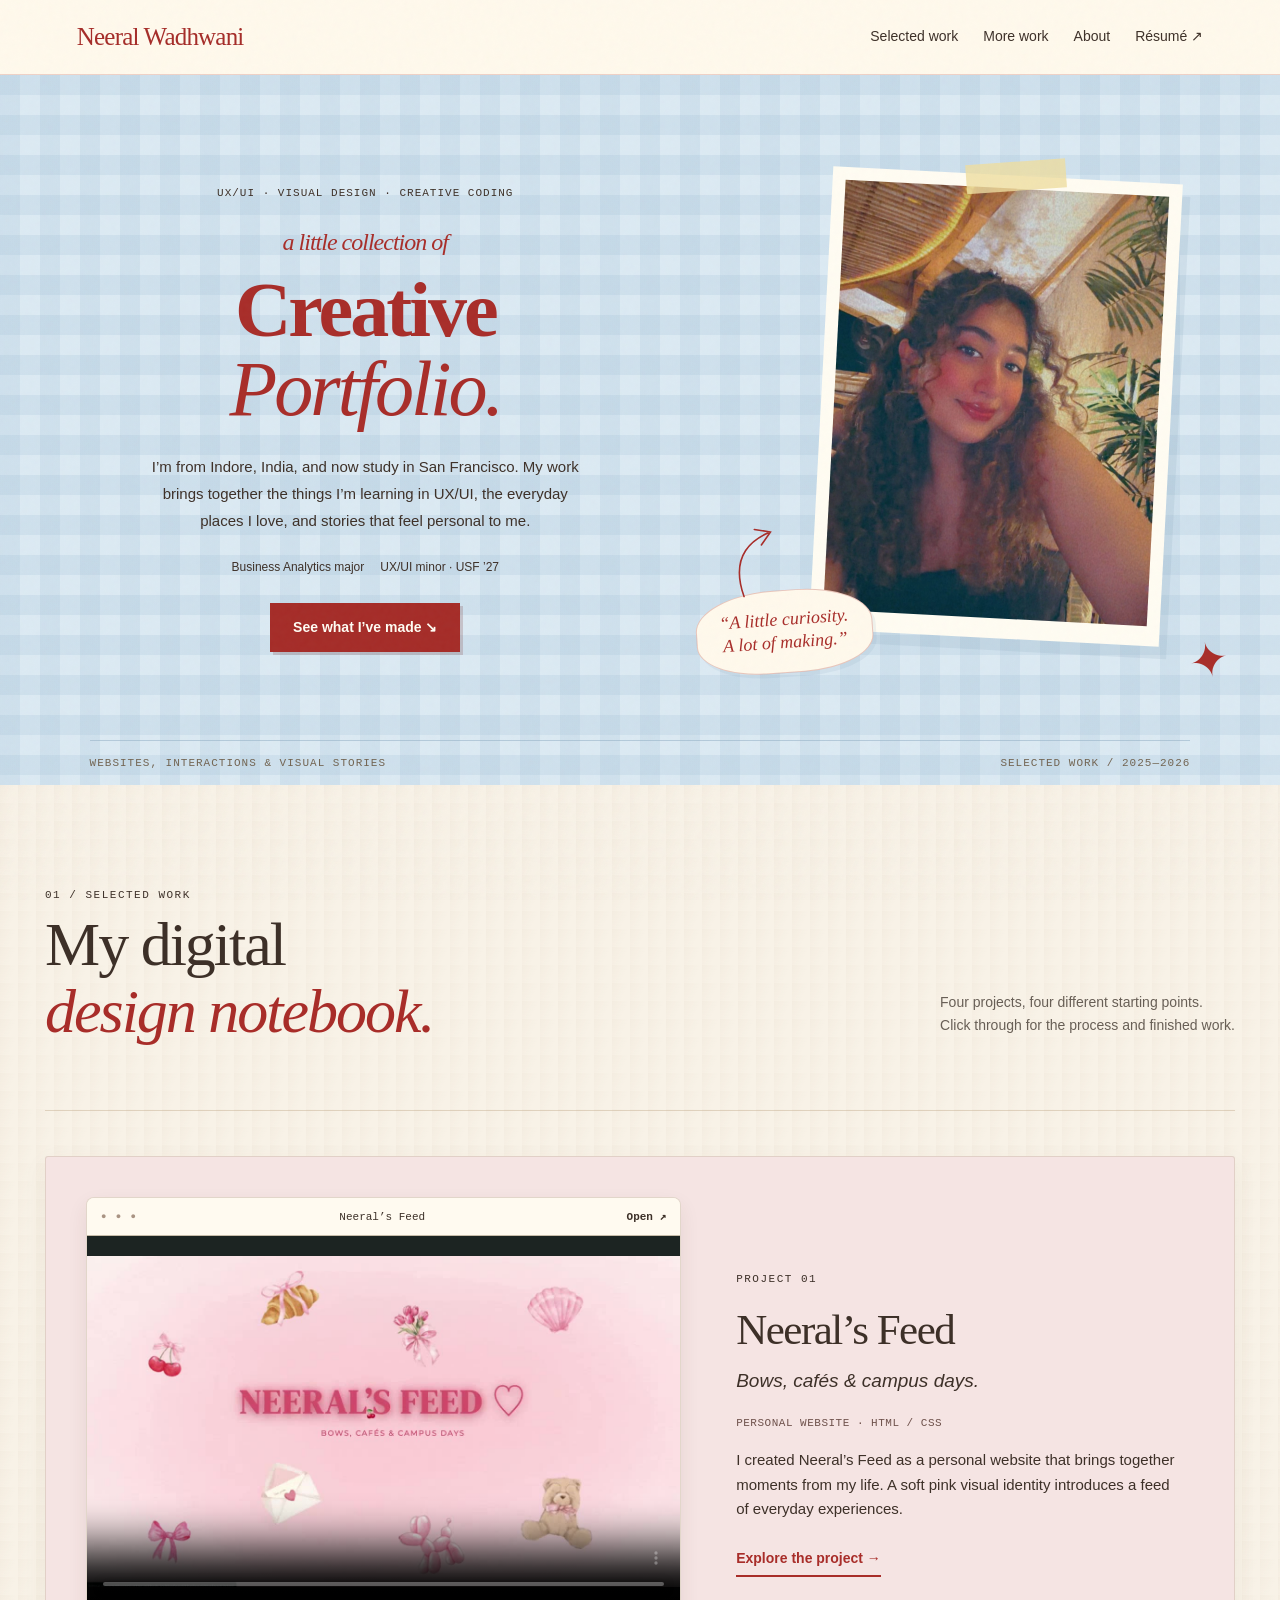
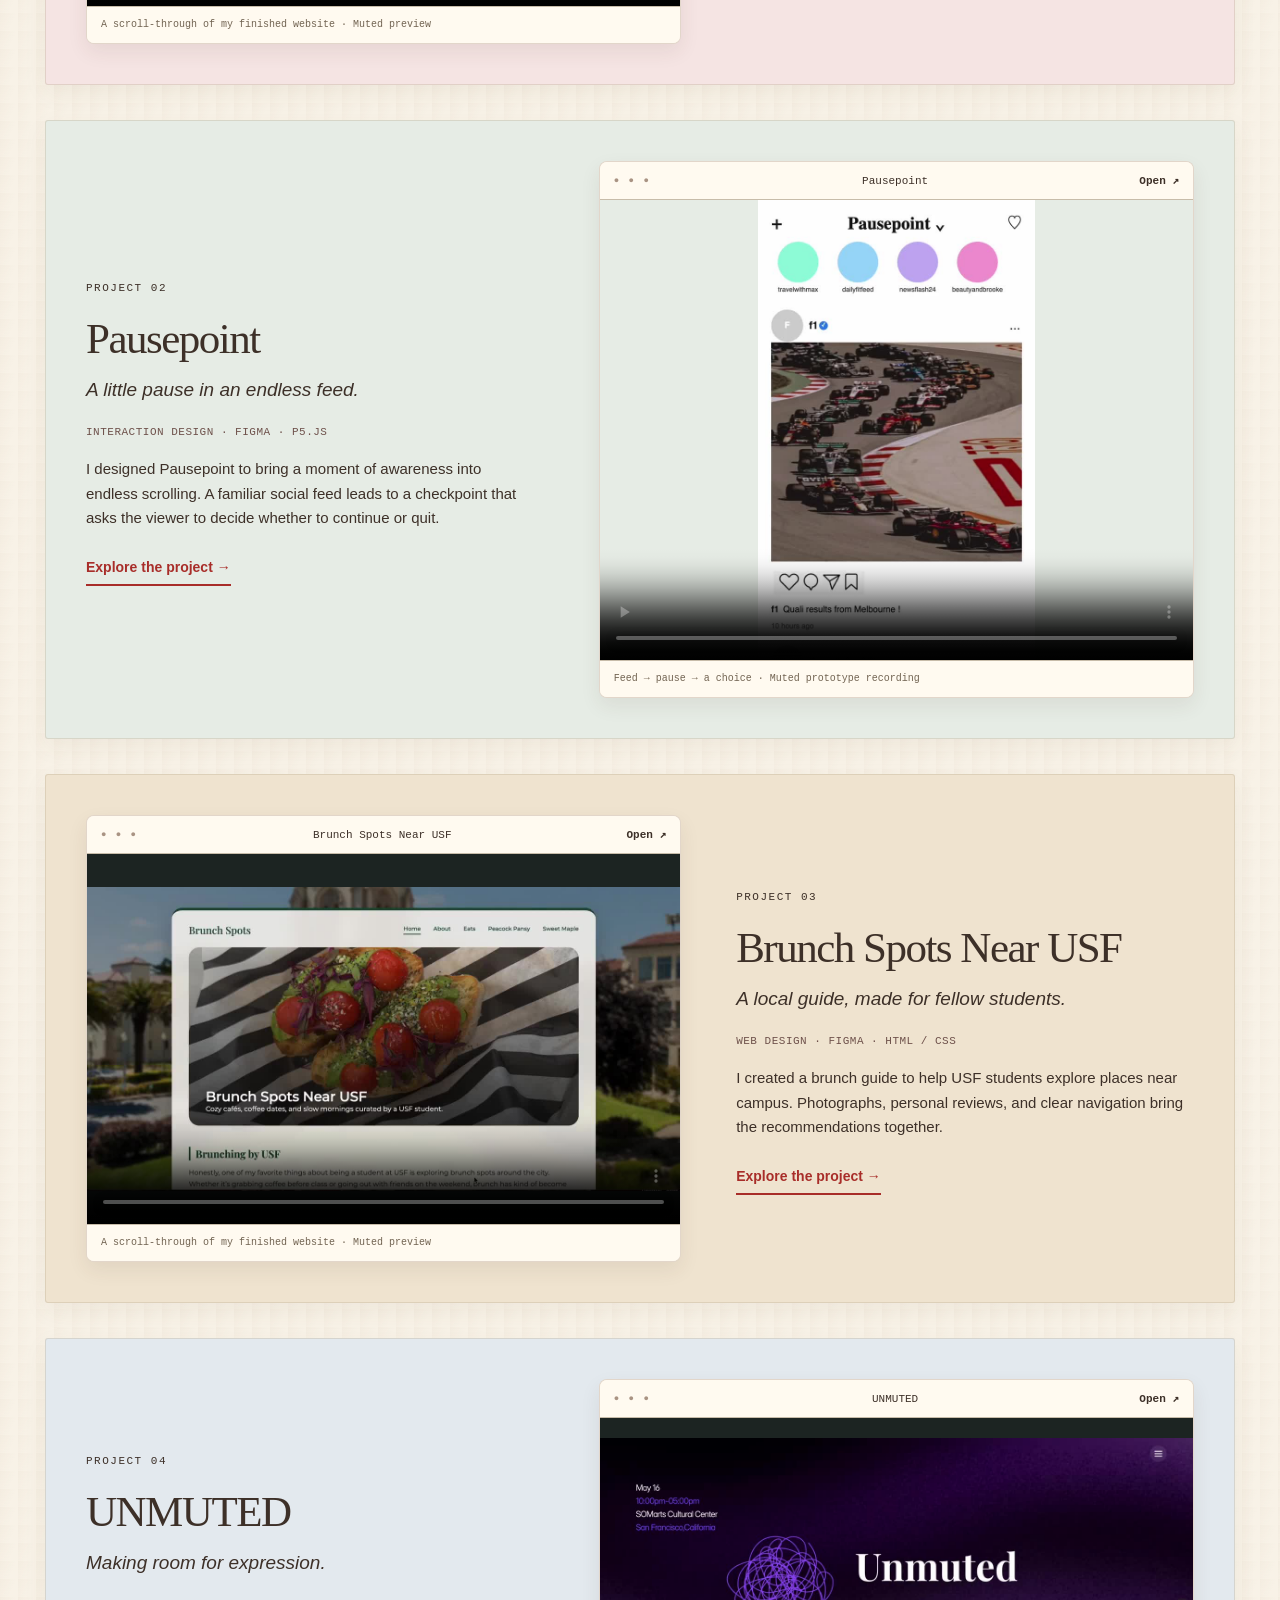
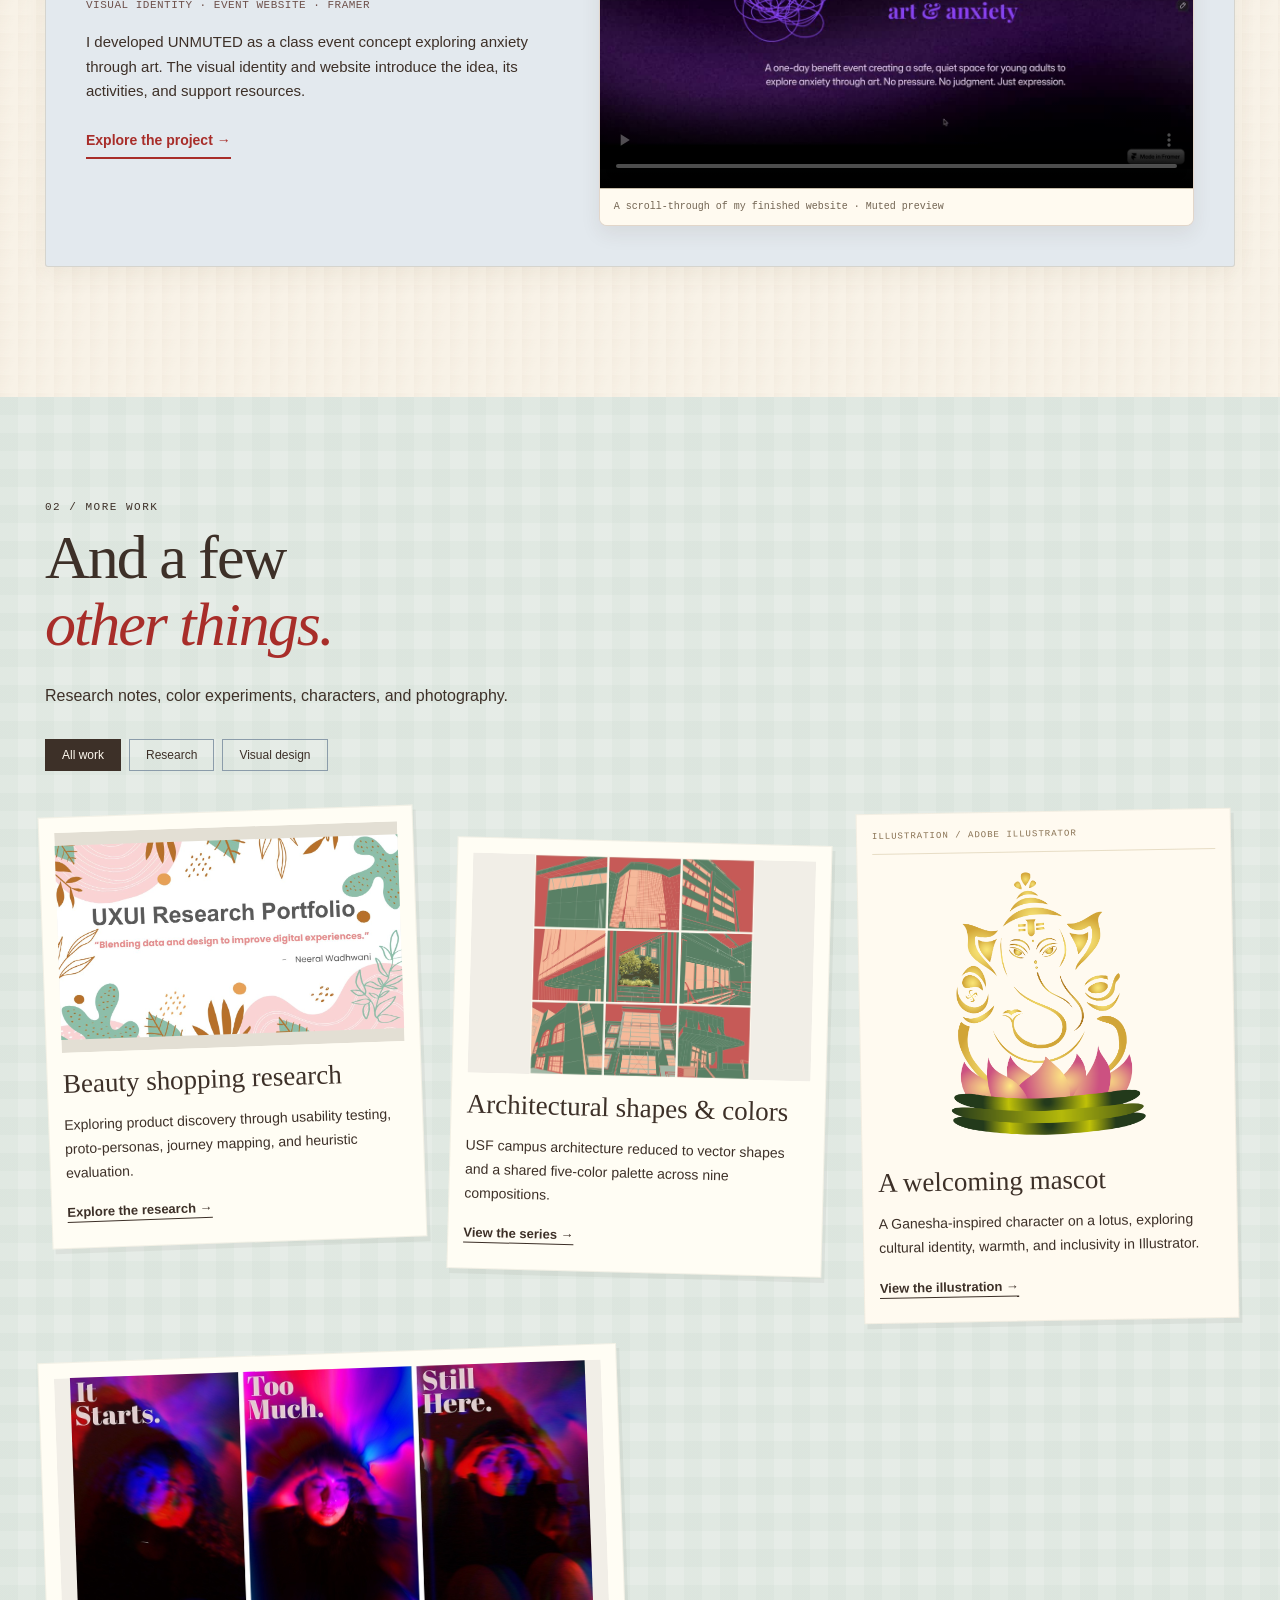
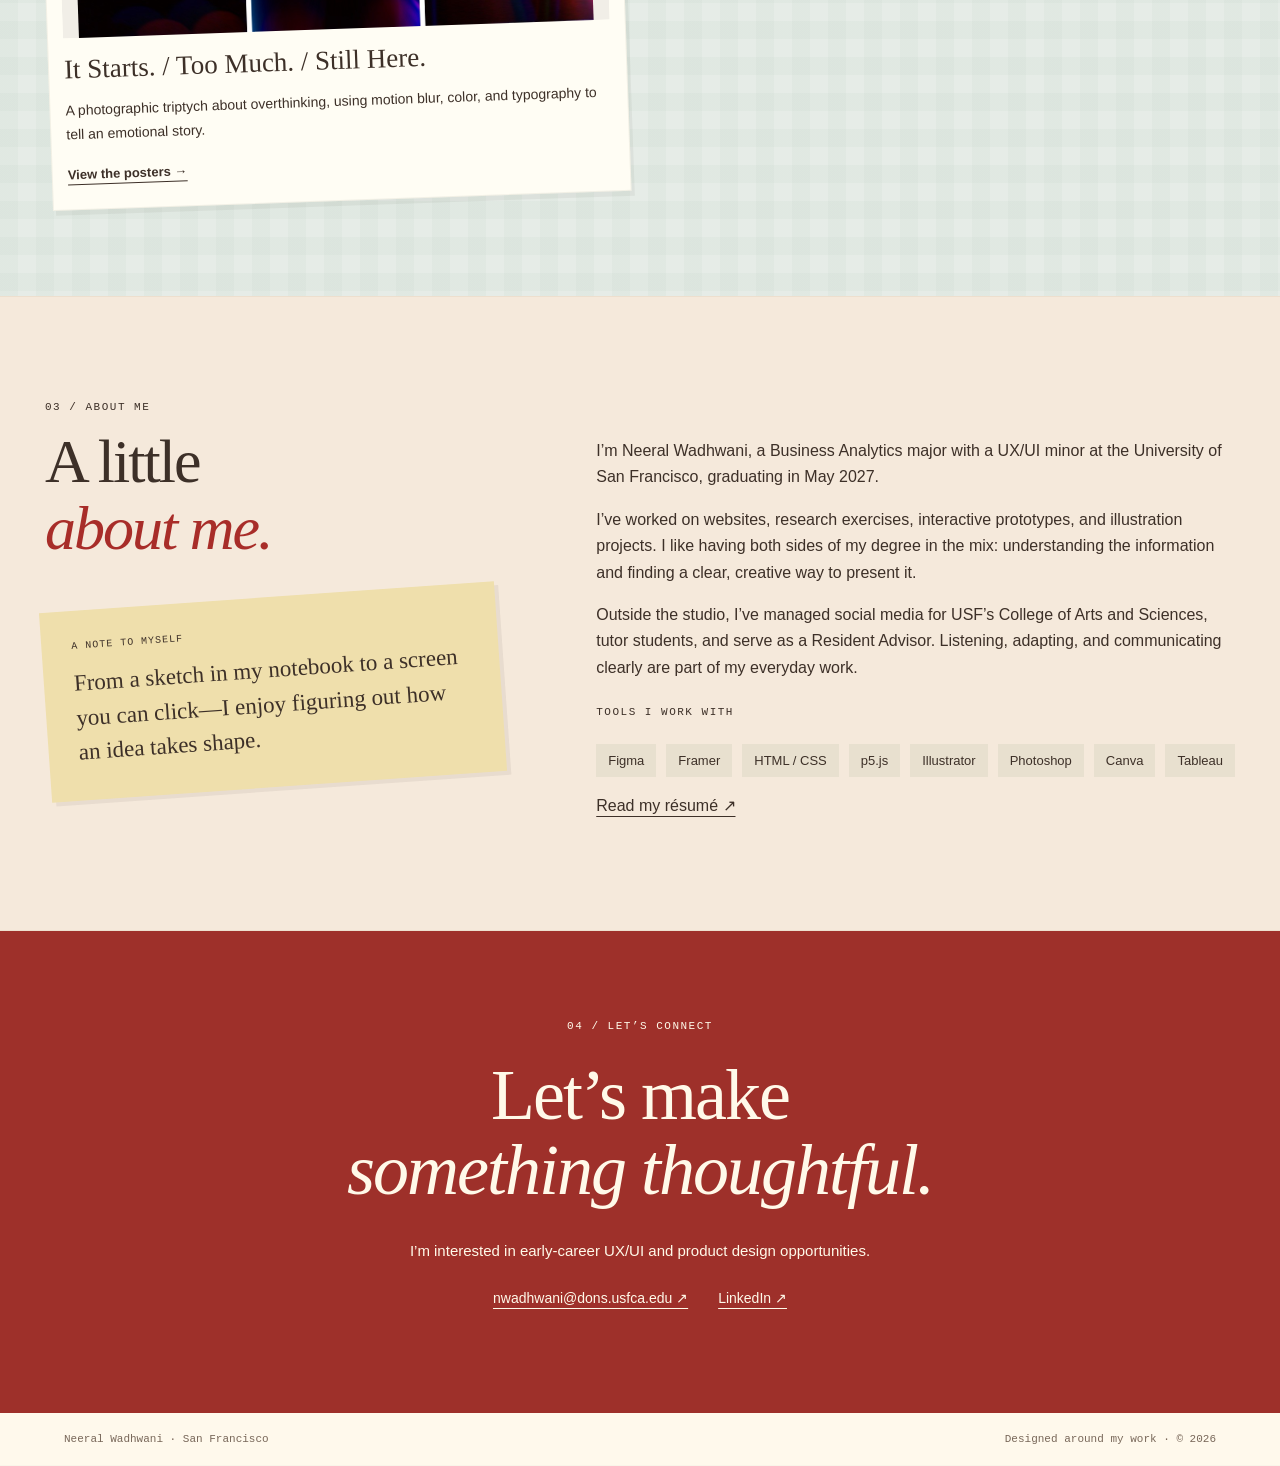
<file: index.html>
<!doctype html><html lang="en"><head><meta charset="utf-8"><meta name="viewport" content="width=device-width,initial-scale=1"><title>neeral_portfolio</title><meta name="description" content="Neeral Wadhwani’s UX/UI, interaction, and visual design portfolio. Business Analytics major and UX/UI minor at the University of San Francisco."><link rel="stylesheet" href="style.css"></head><body><nav><a class="logo" href="index.html">Neeral Wadhwani</a><div class="links"><a href="index.html#work">Selected work</a><a href="index.html#more">More work</a><a href="index.html#about">About</a><a href="assets/Neeral_Wadhwani_Resume.pdf" target="_blank">Résumé ↗</a></div></nav><main><header class="hero personal-hero cute-hero check"><div class="hero-title"><span class="eyebrow">UX/UI · Visual design · Creative coding</span><h1><span class="cover-small">a little collection of</span>Creative<br><i>Portfolio.</i></h1><p>I’m from Indore, India, and now study in San Francisco. My work brings together the things I’m learning in UX/UI, the everyday places I love, and stories that feel personal to me.</p><div class="identity"><span>Business Analytics major</span><span>UX/UI minor · USF ’27</span></div><a class="btn" href="#work">See what I’ve made ↘</a></div><span class="cover-star" aria-hidden="true">✦</span><div class="intro-pictures"><div class="quote-cloud">“A little curiosity.<br>A lot of making.”</div><svg class="photo-arrow" viewBox="0 0 160 110" aria-hidden="true"><path d="M10 15Q100 0 120 80M100 64l21 21 10-29" stroke="currentColor" stroke-width="3" fill="none" stroke-linecap="round"/></svg><figure class="portrait-intro"><div class="portrait-frame"><img src="assets/portrait.jpg" alt="Neeral Wadhwani"></div></figure></div><div class="hero-bottom"><span>Websites, interactions & visual stories</span><span>Selected work / 2025—2026</span></div></header><section class="section" id="work"><div class="introline"><div><span class="eyebrow">01 / Selected work</span><h2>My digital<br><i>design notebook.</i></h2></div><p class="muted">Four projects, four different starting points.<br>Click through for the process and finished work.</p></div><article class="project project-0"><div class="web-preview" data-preview="feed"><div class="browser-bar"><span class="browser-dots" aria-hidden="true">● ● ●</span><span>Neeral’s Feed</span><a href="https://nwadhwani-star.github.io/thefeed/index.html" target="_blank" rel="noopener" aria-label="Open Neeral’s Feed in a new tab">Open ↗</a></div><div class="web-stage"><video autoplay loop muted playsinline controls preload="metadata" poster="assets/feed-video-poster.jpg"><source src="assets/feed-preview.mp4" type="video/mp4"></video></div><div class="preview-footer">A scroll-through of my finished website · Muted preview</div></div><div><span class="eyebrow">PROJECT 01</span><h3>Neeral’s Feed</h3><p><em>Bows, cafés & campus days.</em></p><div class="tags">Personal website · HTML / CSS</div><p>I created Neeral’s Feed as a personal website that brings together moments from my life. A soft pink visual identity introduces a feed of everyday experiences.</p><a href="feed.html">Explore the project →</a></div></article><article class="project project-1"><div class="web-preview pausepoint-preview" data-preview="pausepoint"><div class="browser-bar"><span class="browser-dots" aria-hidden="true">● ● ●</span><span>Pausepoint</span><a href="https://editor.p5js.org/nwadhwani/sketches/CSknTeZH5" target="_blank" rel="noopener">Open ↗</a></div><div class="web-stage"><video autoplay loop muted playsinline controls preload="metadata" poster="assets/pausepoint-video-poster.jpg" aria-label="Pausepoint interaction recording"><source src="assets/pausepoint-preview.mp4" type="video/mp4"></video></div><div class="preview-footer">Feed → pause → a choice · Muted prototype recording</div></div><div><span class="eyebrow">PROJECT 02</span><h3>Pausepoint</h3><p><em>A little pause in an endless feed.</em></p><div class="tags">Interaction design · Figma · p5.js</div><p>I designed Pausepoint to bring a moment of awareness into endless scrolling. A familiar social feed leads to a checkpoint that asks the viewer to decide whether to continue or quit.</p><a href="pausepoint.html">Explore the project →</a></div></article><article class="project project-2"><div class="web-preview" data-preview="brunch"><div class="browser-bar"><span class="browser-dots" aria-hidden="true">● ● ●</span><span>Brunch Spots Near USF</span><a href="https://nwadhwani-star.github.io/thebrunch/index.html" target="_blank" rel="noopener" aria-label="Open Brunch Spots Near USF in a new tab">Open ↗</a></div><div class="web-stage"><video autoplay loop controls muted playsinline preload="metadata" poster="assets/brunch-video-poster.jpg"><source src="assets/brunch-preview.mp4" type="video/mp4">Your browser cannot play this video. <a href="assets/brunch-preview.mp4">Open the recording</a>.</video></div><div class="preview-footer">A scroll-through of my finished website · Muted preview</div></div><div><span class="eyebrow">PROJECT 03</span><h3>Brunch Spots Near USF</h3><p><em>A local guide, made for fellow students.</em></p><div class="tags">Web design · Figma · HTML / CSS</div><p>I created a brunch guide to help USF students explore places near campus. Photographs, personal reviews, and clear navigation bring the recommendations together.</p><a href="brunch.html">Explore the project →</a></div></article><article class="project project-3"><div class="web-preview" data-preview="unmuted"><div class="browser-bar"><span class="browser-dots" aria-hidden="true">● ● ●</span><span>UNMUTED</span><a href="https://reliable-gift-804697.framer.app/" target="_blank" rel="noopener" aria-label="Open UNMUTED in a new tab">Open ↗</a></div><div class="web-stage"><video autoplay loop muted playsinline controls preload="metadata" poster="assets/unmuted-video-poster.jpg"><source src="assets/unmuted-preview.mp4" type="video/mp4"></video></div><div class="preview-footer">A scroll-through of my finished website · Muted preview</div></div><div><span class="eyebrow">PROJECT 04</span><h3>UNMUTED</h3><p><em>Making room for expression.</em></p><div class="tags">Visual identity · Event website · Framer</div><p>I developed UNMUTED as a class event concept exploring anxiety through art. The visual identity and website introduce the idea, its activities, and support resources.</p><a href="unmuted.html">Explore the project →</a></div></article></section><div class="more" id="more"><section class="section"><span class="eyebrow">02 / More work</span><h2>And a few<br><i>other things.</i></h2><p>Research notes, color experiments, characters, and photography.</p><div class="gallery-tools" role="group" aria-label="Filter additional work"><button class="active" data-filter="all">All work</button><button data-filter="research">Research</button><button data-filter="visual">Visual design</button></div><div class="grid" id="work-gallery"><article class="work" data-category="research"><img src="assets/slides/1.jpg" alt="Beauty shopping research" loading="lazy"><h3>Beauty shopping research</h3><p>Exploring product discovery through usability testing, proto-personas, journey mapping, and heuristic evaluation.</p><a href="research.html">Explore the research →</a></article><article class="work" data-category="visual"><img src="assets/architecture-grid.jpg" alt="Architectural shapes & colors" loading="lazy"><h3>Architectural shapes & colors</h3><p>USF campus architecture reduced to vector shapes and a shared five-color palette across nine compositions.</p><a href="architecture.html">View the series →</a></article><article class="work" data-category="visual"><img src="assets/mascot-large.png" alt="A welcoming mascot" loading="lazy"><h3>A welcoming mascot</h3><p>A Ganesha-inspired character on a lotus, exploring cultural identity, warmth, and inclusivity in Illustrator.</p><a href="mascot.html">View the illustration →</a></article><article class="work" data-category="visual"><img src="assets/triptych.jpg" alt="It Starts. / Too Much. / Still Here." loading="lazy"><h3>It Starts. / Too Much. / Still Here.</h3><p>A photographic triptych about overthinking, using motion blur, color, and typography to tell an emotional story.</p><a href="posters.html">View the posters →</a></article></div></section></div><section class="section about" id="about"><div><span class="eyebrow">03 / About me</span><h2>A little<br><i>about me.</i></h2><div class="note">From a sketch in my notebook to a screen you can click—I enjoy figuring out how an idea takes shape.</div></div><div><p>I’m Neeral Wadhwani, a Business Analytics major with a UX/UI minor at the University of San Francisco, graduating in May 2027.</p><p>I’ve worked on websites, research exercises, interactive prototypes, and illustration projects. I like having both sides of my degree in the mix: understanding the information and finding a clear, creative way to present it.</p><p>Outside the studio, I’ve managed social media for USF’s College of Arts and Sciences, tutor students, and serve as a Resident Advisor. Listening, adapting, and communicating clearly are part of my everyday work.</p><span class="eyebrow">Tools I work with</span><div class="skills"><span>Figma</span><span>Framer</span><span>HTML / CSS</span><span>p5.js</span><span>Illustrator</span><span>Photoshop</span><span>Canva</span><span>Tableau</span></div><p><a href="assets/Neeral_Wadhwani_Resume.pdf" target="_blank">Read my résumé ↗</a></p></div></section><section class="contact" id="contact"><span class="eyebrow">04 / Let’s connect</span><h2>Let’s make<br><i>something thoughtful.</i></h2><p>I’m interested in early-career UX/UI and product design opportunities.</p><a href="mailto:nwadhwani@dons.usfca.edu">nwadhwani@dons.usfca.edu ↗</a><a href="https://www.linkedin.com/in/neeralwadhwani" target="_blank" rel="noopener">LinkedIn ↗</a></section></main><footer><span>Neeral Wadhwani · San Francisco</span><span>Designed around my work · © 2026</span></footer><script src="portfolio.js"></script></body></html>
</file>
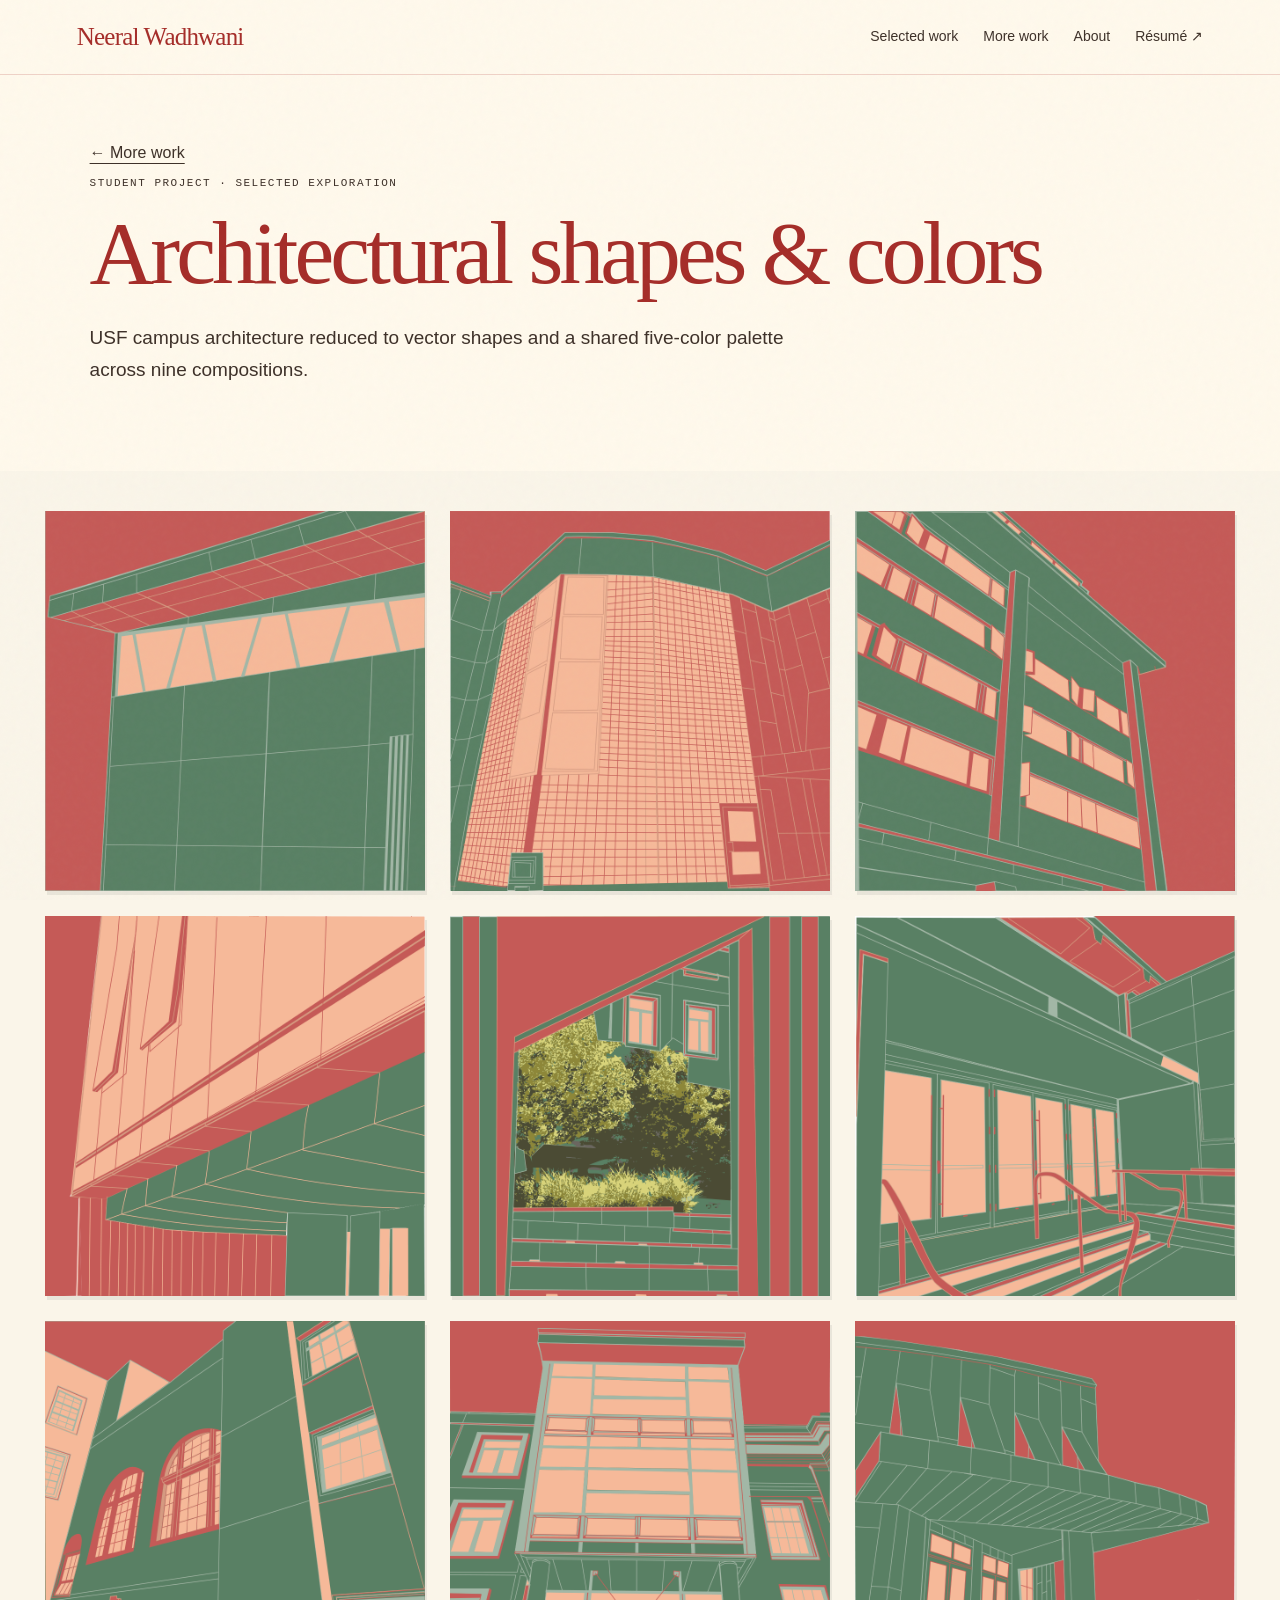
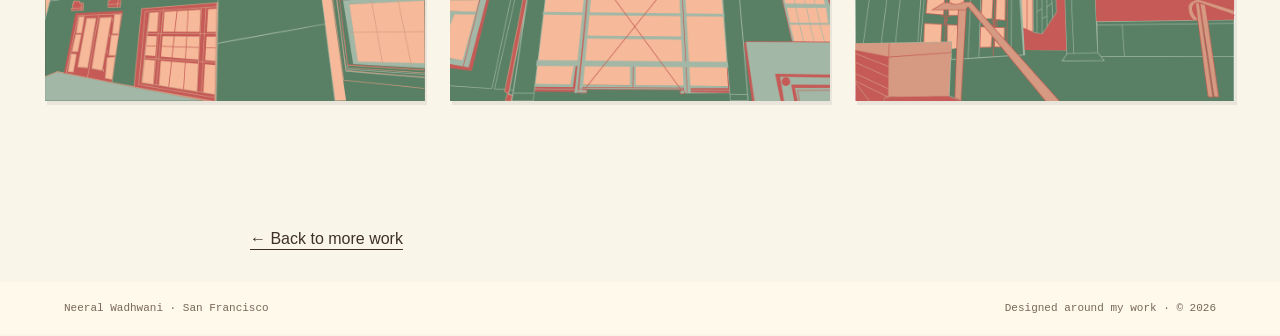
<file: architecture.html>
<!doctype html><html lang="en"><head><meta charset="utf-8"><meta name="viewport" content="width=device-width,initial-scale=1"><title>Architectural shapes & colors — Neeral Wadhwani</title><meta name="description" content="Neeral Wadhwani’s UX/UI, interaction, and visual design portfolio. Business Analytics major and UX/UI minor at the University of San Francisco."><link rel="stylesheet" href="style.css"></head><body><nav><a class="logo" href="index.html">Neeral Wadhwani</a><div class="links"><a href="index.html#work">Selected work</a><a href="index.html#more">More work</a><a href="index.html#about">About</a><a href="assets/Neeral_Wadhwani_Resume.pdf" target="_blank">Résumé ↗</a></div></nav><main><header class="detailhead"><a href="index.html#more">← More work</a><p class="eyebrow">Student project · Selected exploration</p><h1>Architectural shapes & colors</h1><p>USF campus architecture reduced to vector shapes and a shared five-color palette across nine compositions.</p></header><div class="section gallery"><img src="assets/architecture0.png" alt="Architectural vector composition 1"><img src="assets/architecture1.png" alt="Architectural vector composition 2"><img src="assets/architecture2.png" alt="Architectural vector composition 3"><img src="assets/architecture3.png" alt="Architectural vector composition 4"><img src="assets/architecture4.png" alt="Architectural vector composition 5"><img src="assets/architecture5.png" alt="Architectural vector composition 6"><img src="assets/architecture6.png" alt="Architectural vector composition 7"><img src="assets/architecture7.png" alt="Architectural vector composition 8"><img src="assets/architecture8.png" alt="Architectural vector composition 9"></div><section class="textblock"><a href="index.html#more">← Back to more work</a></section></main><footer><span>Neeral Wadhwani · San Francisco</span><span>Designed around my work · © 2026</span></footer></body></html>
</file>
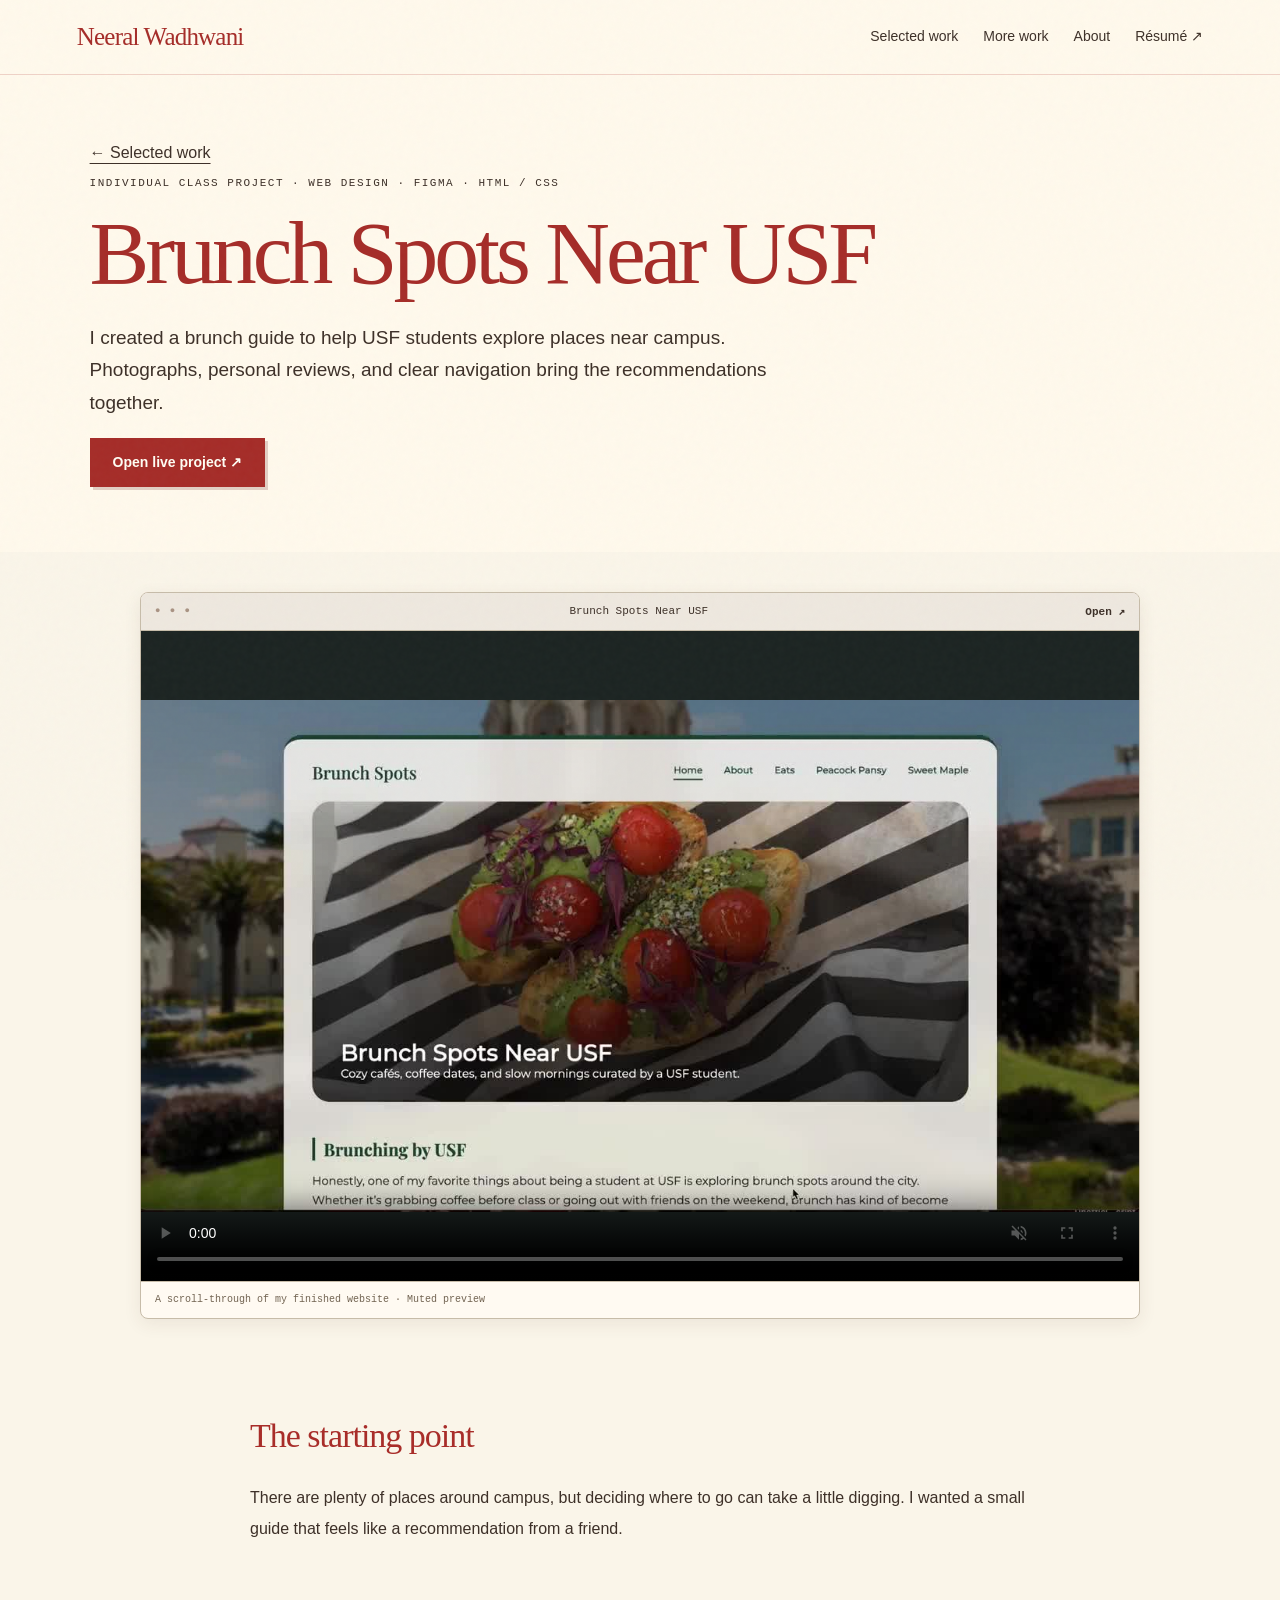
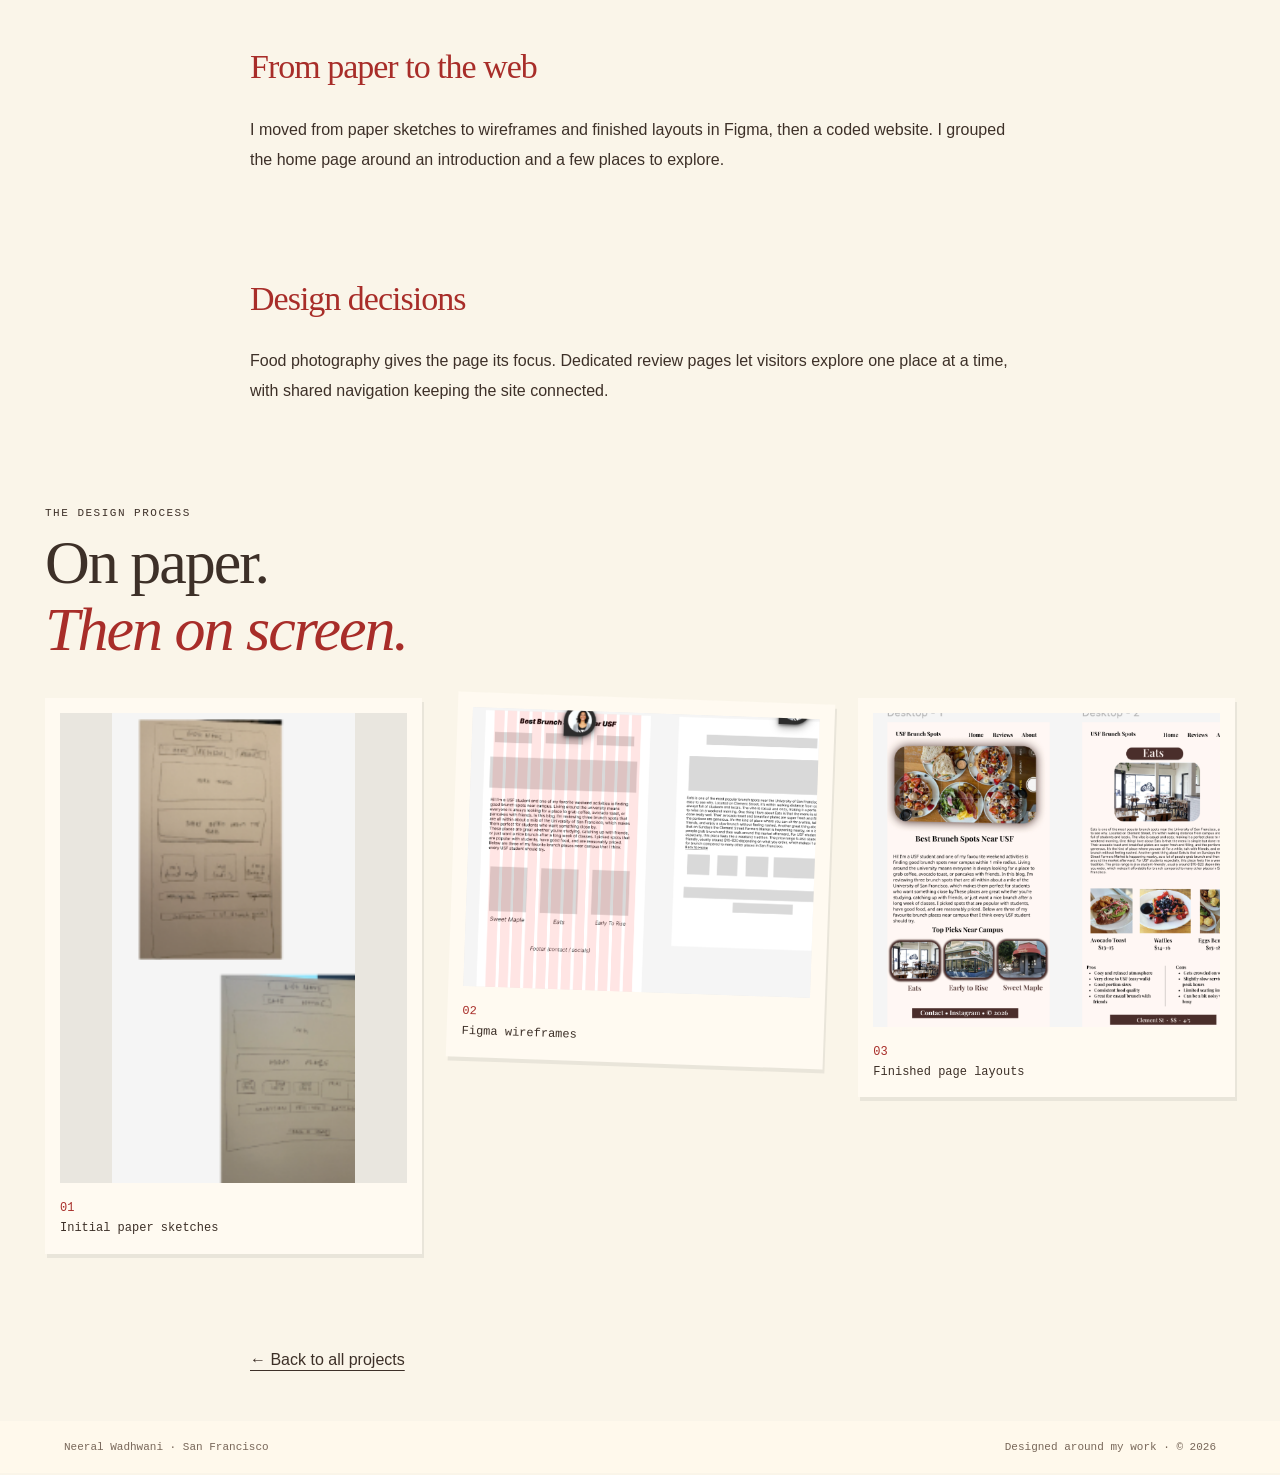
<file: brunch.html>
<!doctype html><html lang="en"><head><meta charset="utf-8"><meta name="viewport" content="width=device-width,initial-scale=1"><title>Brunch Spots Near USF — Neeral Wadhwani</title><meta name="description" content="Neeral Wadhwani’s UX/UI, interaction, and visual design portfolio. Business Analytics major and UX/UI minor at the University of San Francisco."><link rel="stylesheet" href="style.css"></head><body><nav><a class="logo" href="index.html">Neeral Wadhwani</a><div class="links"><a href="index.html#work">Selected work</a><a href="index.html#more">More work</a><a href="index.html#about">About</a><a href="assets/Neeral_Wadhwani_Resume.pdf" target="_blank">Résumé ↗</a></div></nav><main><header class="detailhead"><a href="index.html#work">← Selected work</a><p class="eyebrow">Individual class project · Web design · Figma · HTML / CSS</p><h1>Brunch Spots Near USF</h1><p>I created a brunch guide to help USF students explore places near campus. Photographs, personal reviews, and clear navigation bring the recommendations together.</p><a class="btn" href="https://nwadhwani-star.github.io/thebrunch/index.html" target="_blank" rel="noopener">Open live project ↗</a></header><section class="live-detail"><div class="web-preview" data-preview="brunch"><div class="browser-bar"><span class="browser-dots" aria-hidden="true">● ● ●</span><span>Brunch Spots Near USF</span><a href="https://nwadhwani-star.github.io/thebrunch/index.html" target="_blank" rel="noopener" aria-label="Open Brunch Spots Near USF in a new tab">Open ↗</a></div><div class="web-stage"><video autoplay loop controls muted playsinline preload="metadata" poster="assets/brunch-video-poster.jpg"><source src="assets/brunch-preview.mp4" type="video/mp4">Your browser cannot play this video. <a href="assets/brunch-preview.mp4">Open the recording</a>.</video></div><div class="preview-footer">A scroll-through of my finished website · Muted preview</div></div></section><section class="textblock"><h2>The starting point</h2><p>There are plenty of places around campus, but deciding where to go can take a little digging. I wanted a small guide that feels like a recommendation from a friend.</p></section><section class="textblock"><h2>From paper to the web</h2><p>I moved from paper sketches to wireframes and finished layouts in Figma, then a coded website. I grouped the home page around an introduction and a few places to explore.</p></section><section class="textblock"><h2>Design decisions</h2><p>Food photography gives the page its focus. Dedicated review pages let visitors explore one place at a time, with shared navigation keeping the site connected.</p></section><section class="section process"><span class="eyebrow">The design process</span><h2>On paper.<br><i>Then on screen.</i></h2><div class="process-grid"><figure><img src="assets/brunch-sketches.png" alt="Initial paper sketches" loading="lazy"><figcaption><span>01</span> Initial paper sketches</figcaption></figure><figure><img src="assets/brunch-wireframes.png" alt="Figma wireframes" loading="lazy"><figcaption><span>02</span> Figma wireframes</figcaption></figure><figure><img src="assets/brunch.png" alt="Finished page layouts" loading="lazy"><figcaption><span>03</span> Finished page layouts</figcaption></figure></div></section><section class="textblock"><p><a href="index.html#work">← Back to all projects</a></p></section></main><footer><span>Neeral Wadhwani · San Francisco</span><span>Designed around my work · © 2026</span></footer><script src="portfolio.js"></script></body></html>
</file>
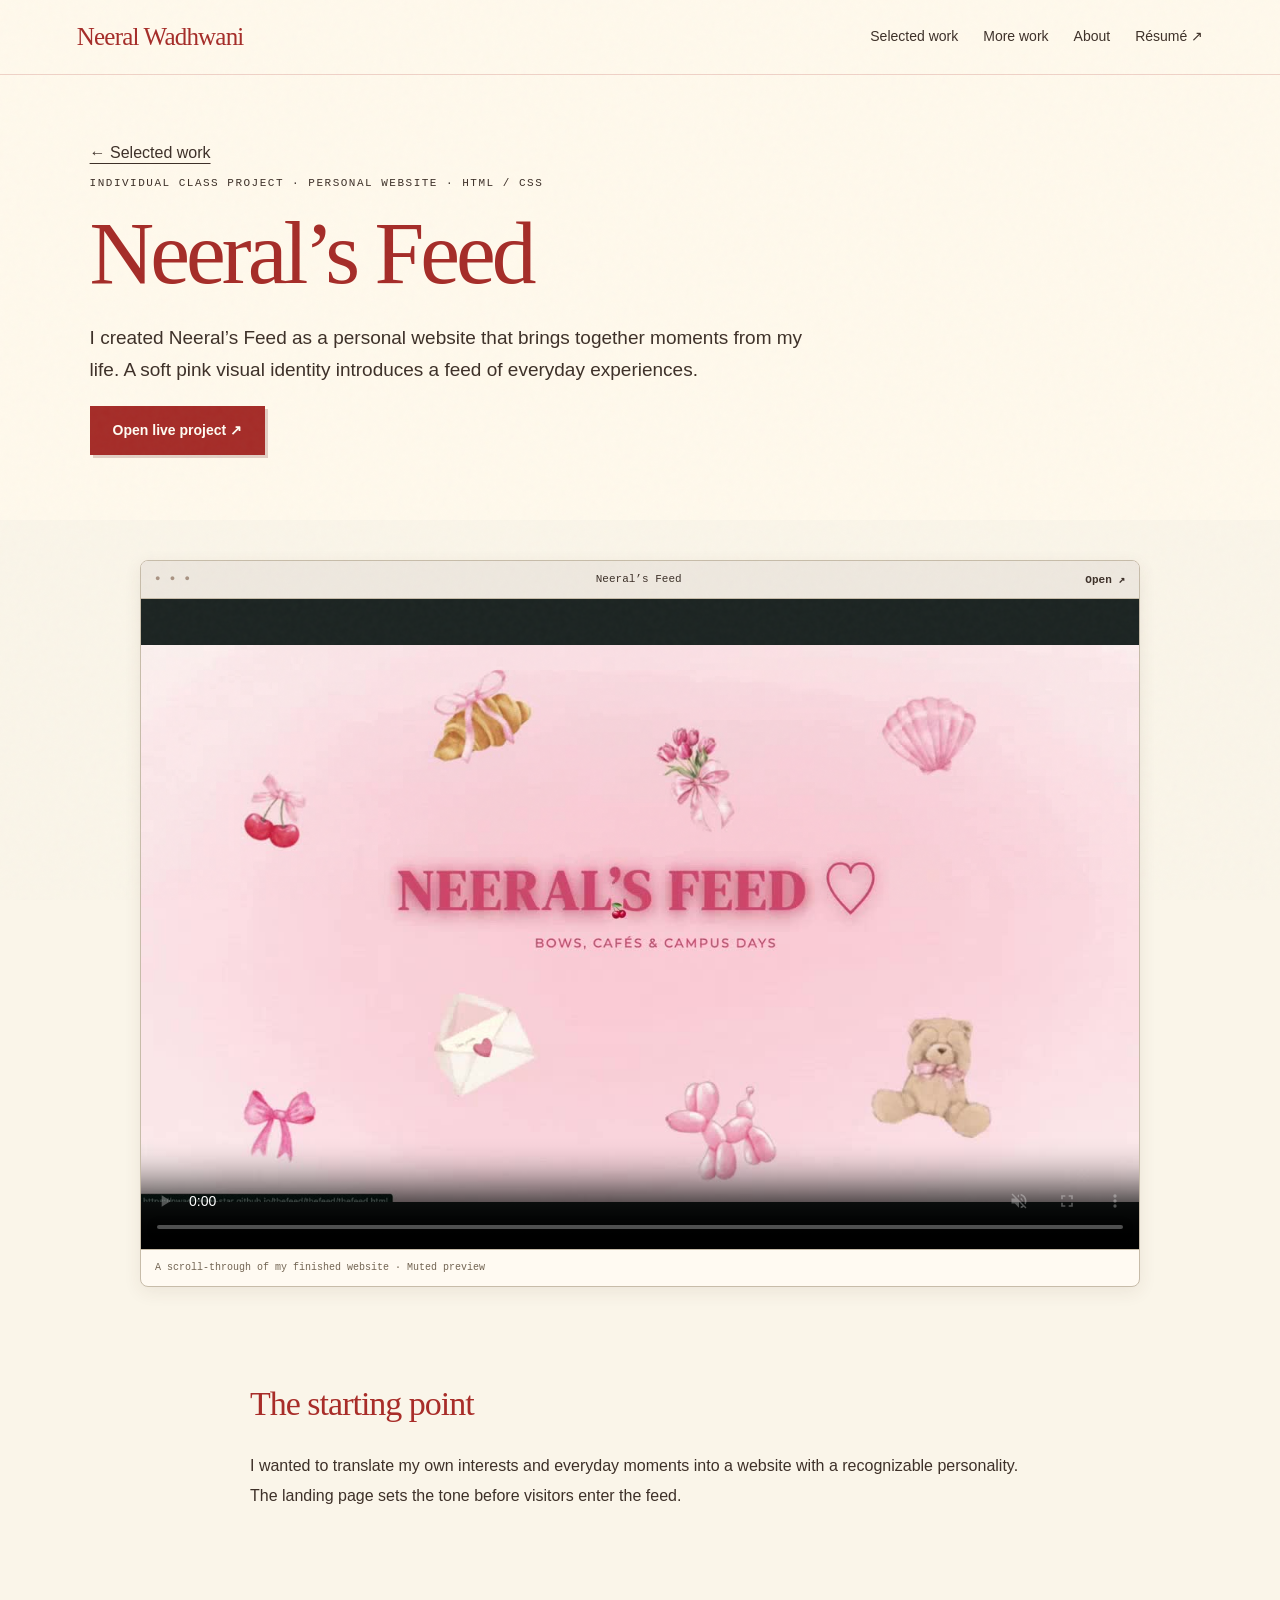
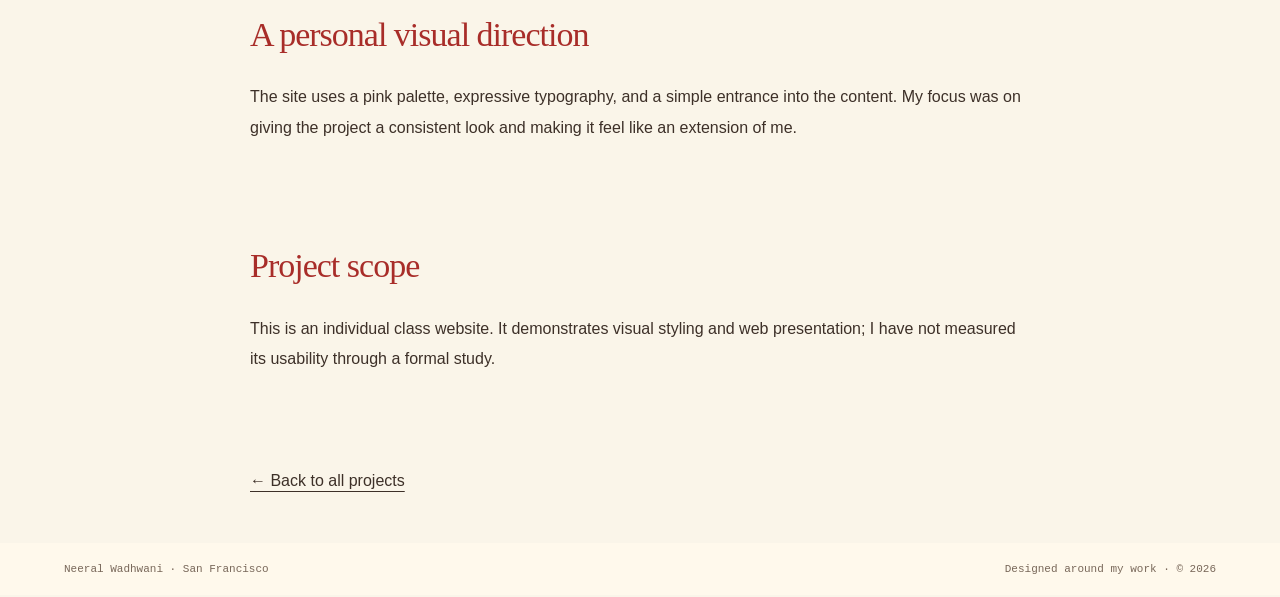
<file: feed.html>
<!doctype html><html lang="en"><head><meta charset="utf-8"><meta name="viewport" content="width=device-width,initial-scale=1"><title>Neeral’s Feed — Neeral Wadhwani</title><meta name="description" content="Neeral Wadhwani’s UX/UI, interaction, and visual design portfolio. Business Analytics major and UX/UI minor at the University of San Francisco."><link rel="stylesheet" href="style.css"></head><body><nav><a class="logo" href="index.html">Neeral Wadhwani</a><div class="links"><a href="index.html#work">Selected work</a><a href="index.html#more">More work</a><a href="index.html#about">About</a><a href="assets/Neeral_Wadhwani_Resume.pdf" target="_blank">Résumé ↗</a></div></nav><main><header class="detailhead"><a href="index.html#work">← Selected work</a><p class="eyebrow">Individual class project · Personal website · HTML / CSS</p><h1>Neeral’s Feed</h1><p>I created Neeral’s Feed as a personal website that brings together moments from my life. A soft pink visual identity introduces a feed of everyday experiences.</p><a class="btn" href="https://nwadhwani-star.github.io/thefeed/index.html" target="_blank" rel="noopener">Open live project ↗</a></header><section class="live-detail"><div class="web-preview" data-preview="feed"><div class="browser-bar"><span class="browser-dots" aria-hidden="true">● ● ●</span><span>Neeral’s Feed</span><a href="https://nwadhwani-star.github.io/thefeed/index.html" target="_blank" rel="noopener" aria-label="Open Neeral’s Feed in a new tab">Open ↗</a></div><div class="web-stage"><video autoplay loop muted playsinline controls preload="metadata" poster="assets/feed-video-poster.jpg"><source src="assets/feed-preview.mp4" type="video/mp4"></video></div><div class="preview-footer">A scroll-through of my finished website · Muted preview</div></div></section><section class="textblock"><h2>The starting point</h2><p>I wanted to translate my own interests and everyday moments into a website with a recognizable personality. The landing page sets the tone before visitors enter the feed.</p></section><section class="textblock"><h2>A personal visual direction</h2><p>The site uses a pink palette, expressive typography, and a simple entrance into the content. My focus was on giving the project a consistent look and making it feel like an extension of me.</p></section><section class="textblock"><h2>Project scope</h2><p>This is an individual class website. It demonstrates visual styling and web presentation; I have not measured its usability through a formal study.</p></section><section class="textblock"><p><a href="index.html#work">← Back to all projects</a></p></section></main><footer><span>Neeral Wadhwani · San Francisco</span><span>Designed around my work · © 2026</span></footer><script src="portfolio.js"></script></body></html>
</file>
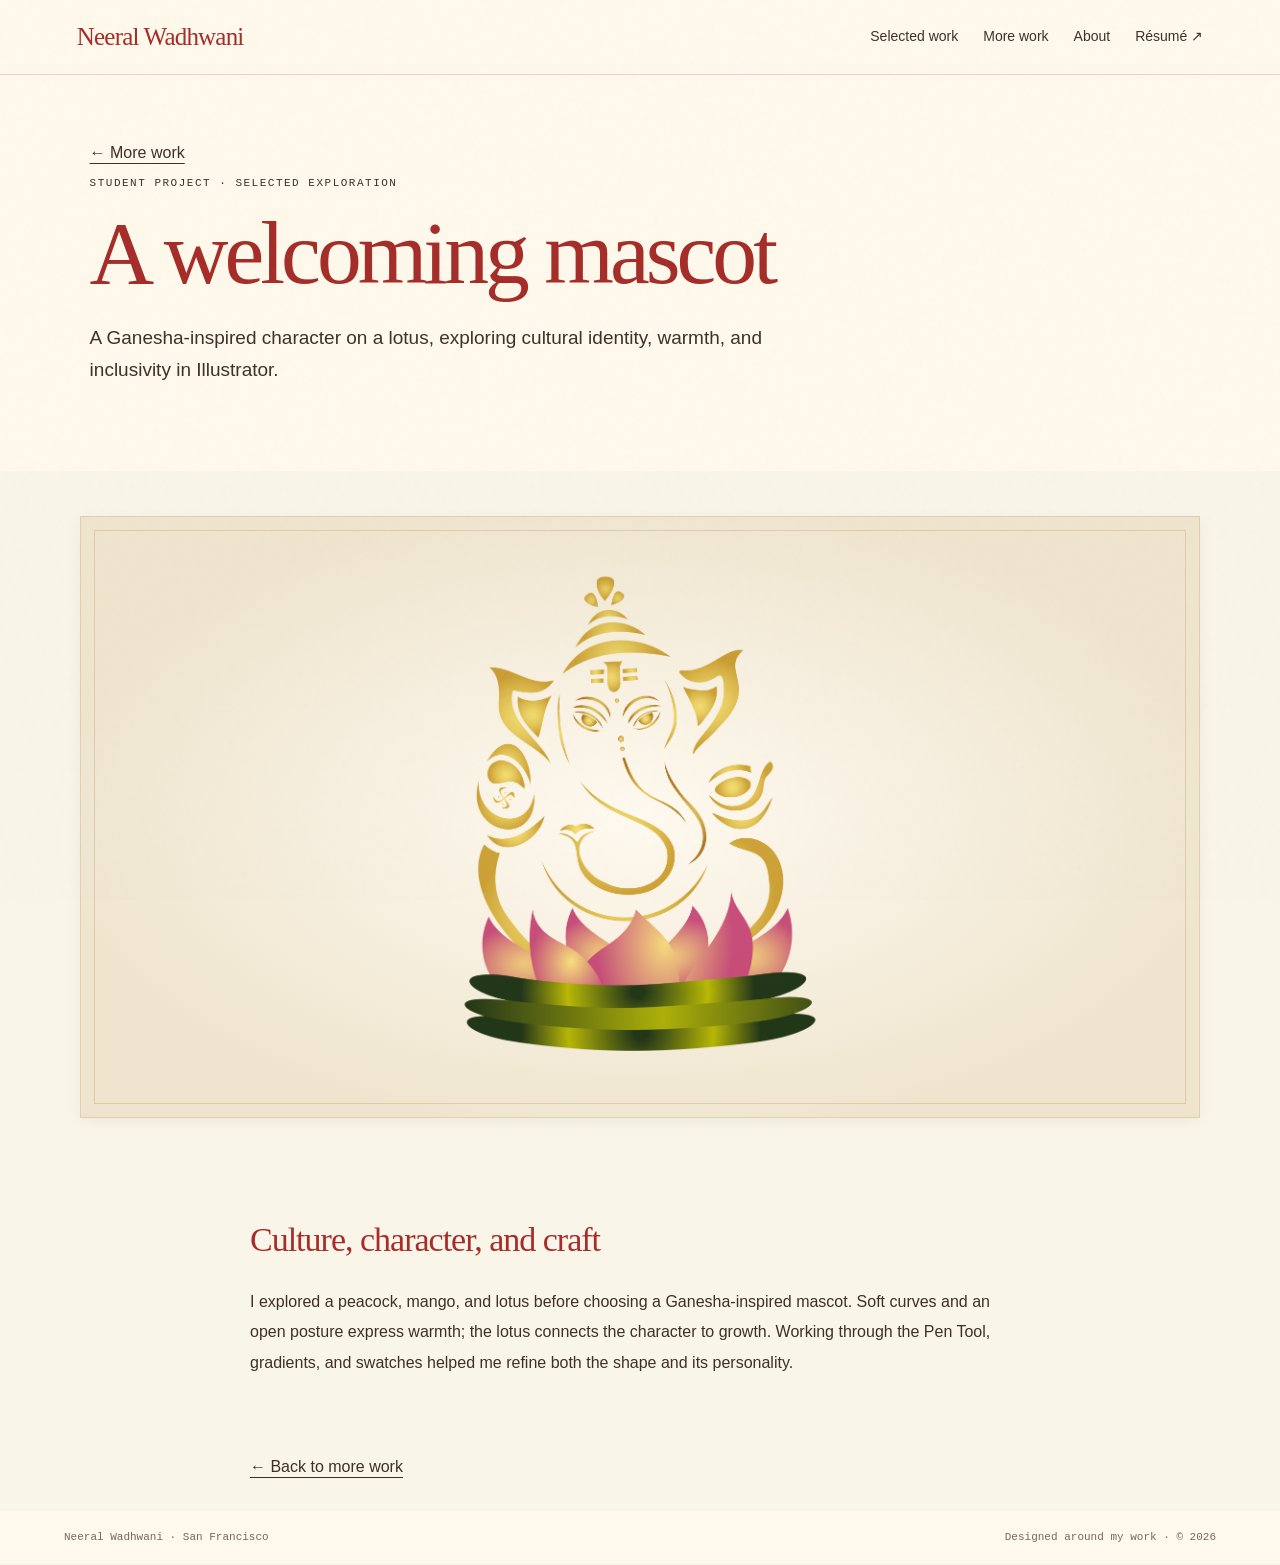
<file: mascot.html>
<!doctype html><html lang="en"><head><meta charset="utf-8"><meta name="viewport" content="width=device-width,initial-scale=1"><title>A welcoming mascot — Neeral Wadhwani</title><meta name="description" content="Neeral Wadhwani’s UX/UI, interaction, and visual design portfolio. Business Analytics major and UX/UI minor at the University of San Francisco."><link rel="stylesheet" href="style.css"></head><body><nav><a class="logo" href="index.html">Neeral Wadhwani</a><div class="links"><a href="index.html#work">Selected work</a><a href="index.html#more">More work</a><a href="index.html#about">About</a><a href="assets/Neeral_Wadhwani_Resume.pdf" target="_blank">Résumé ↗</a></div></nav><main><header class="detailhead"><a href="index.html#more">← More work</a><p class="eyebrow">Student project · Selected exploration</p><h1>A welcoming mascot</h1><p>A Ganesha-inspired character on a lotus, exploring cultural identity, warmth, and inclusivity in Illustrator.</p></header><div class="detailvisual mascot-display"><img src="assets/mascot-large.png" alt="A welcoming mascot"></div><section class="textblock"><h2>Culture, character, and craft</h2><p>I explored a peacock, mango, and lotus before choosing a Ganesha-inspired mascot. Soft curves and an open posture express warmth; the lotus connects the character to growth. Working through the Pen Tool, gradients, and swatches helped me refine both the shape and its personality.</p></section><section class="textblock"><a href="index.html#more">← Back to more work</a></section></main><footer><span>Neeral Wadhwani · San Francisco</span><span>Designed around my work · © 2026</span></footer></body></html>
</file>
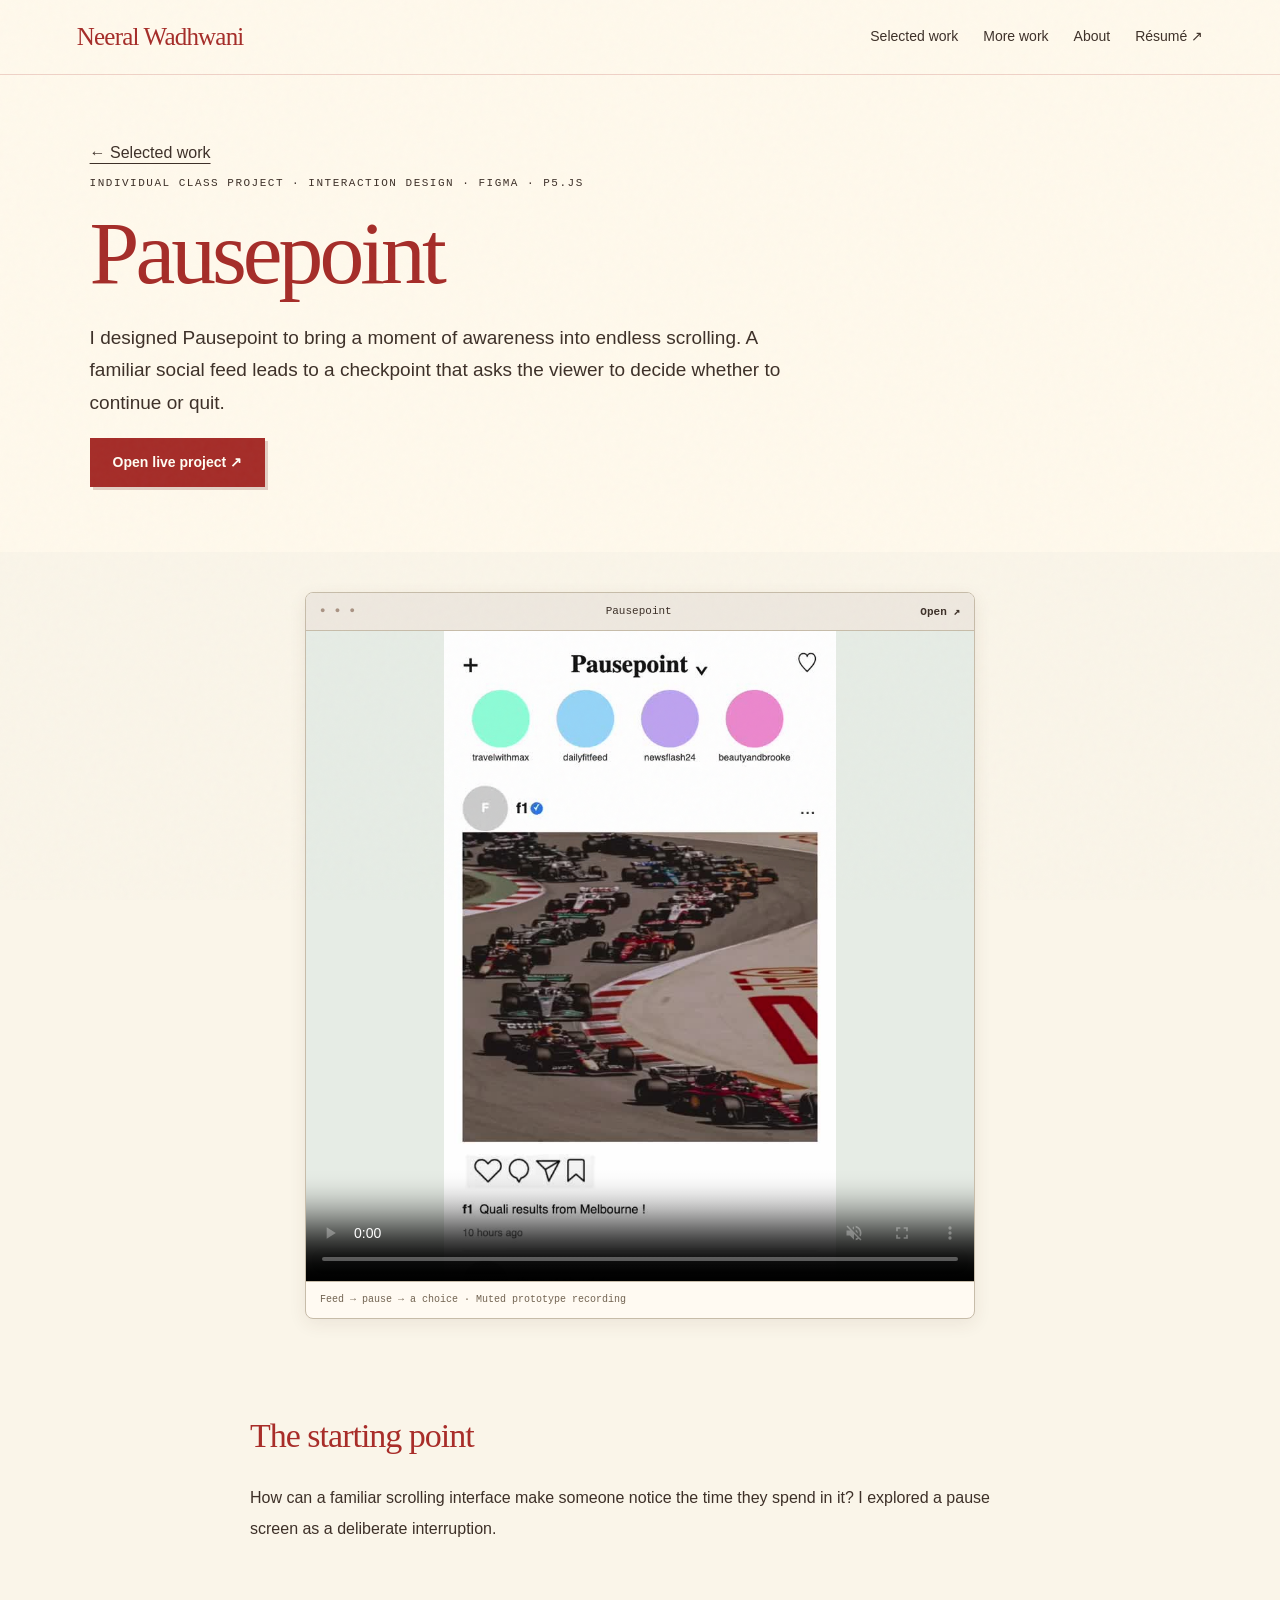
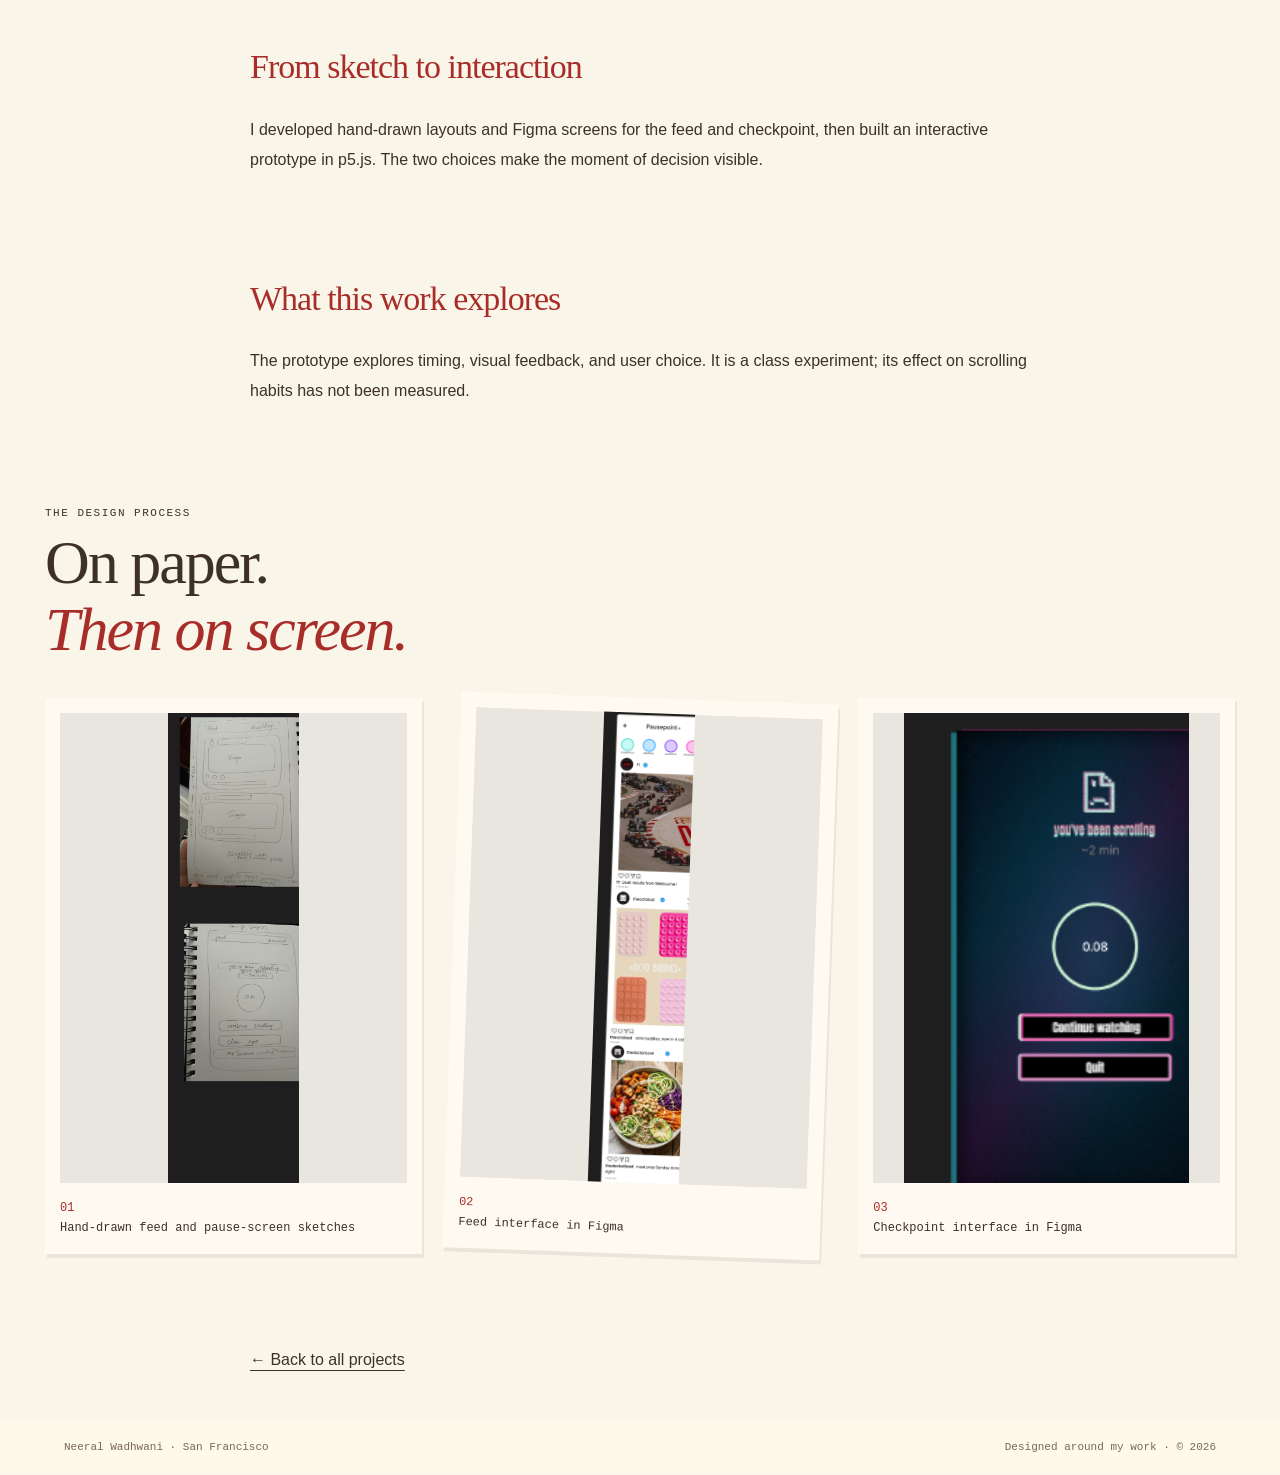
<file: pausepoint.html>
<!doctype html><html lang="en"><head><meta charset="utf-8"><meta name="viewport" content="width=device-width,initial-scale=1"><title>Pausepoint — Neeral Wadhwani</title><meta name="description" content="Neeral Wadhwani’s UX/UI, interaction, and visual design portfolio. Business Analytics major and UX/UI minor at the University of San Francisco."><link rel="stylesheet" href="style.css"></head><body><nav><a class="logo" href="index.html">Neeral Wadhwani</a><div class="links"><a href="index.html#work">Selected work</a><a href="index.html#more">More work</a><a href="index.html#about">About</a><a href="assets/Neeral_Wadhwani_Resume.pdf" target="_blank">Résumé ↗</a></div></nav><main><header class="detailhead"><a href="index.html#work">← Selected work</a><p class="eyebrow">Individual class project · Interaction design · Figma · p5.js</p><h1>Pausepoint</h1><p>I designed Pausepoint to bring a moment of awareness into endless scrolling. A familiar social feed leads to a checkpoint that asks the viewer to decide whether to continue or quit.</p><a class="btn" href="https://editor.p5js.org/nwadhwani/sketches/CSknTeZH5" target="_blank" rel="noopener">Open live project ↗</a></header><div class="live-detail pausepoint-detail"><div class="web-preview pausepoint-preview" data-preview="pausepoint"><div class="browser-bar"><span class="browser-dots" aria-hidden="true">● ● ●</span><span>Pausepoint</span><a href="https://editor.p5js.org/nwadhwani/sketches/CSknTeZH5" target="_blank" rel="noopener">Open ↗</a></div><div class="web-stage"><video autoplay loop muted playsinline controls preload="metadata" poster="assets/pausepoint-video-poster.jpg" aria-label="Pausepoint interaction recording"><source src="assets/pausepoint-preview.mp4" type="video/mp4"></video></div><div class="preview-footer">Feed → pause → a choice · Muted prototype recording</div></div></div><section class="textblock"><h2>The starting point</h2><p>How can a familiar scrolling interface make someone notice the time they spend in it? I explored a pause screen as a deliberate interruption.</p></section><section class="textblock"><h2>From sketch to interaction</h2><p>I developed hand-drawn layouts and Figma screens for the feed and checkpoint, then built an interactive prototype in p5.js. The two choices make the moment of decision visible.</p></section><section class="textblock"><h2>What this work explores</h2><p>The prototype explores timing, visual feedback, and user choice. It is a class experiment; its effect on scrolling habits has not been measured.</p></section><section class="section process"><span class="eyebrow">The design process</span><h2>On paper.<br><i>Then on screen.</i></h2><div class="process-grid"><figure><img src="assets/pause-sketches.png" alt="Hand-drawn feed and pause-screen sketches" loading="lazy"><figcaption><span>01</span> Hand-drawn feed and pause-screen sketches</figcaption></figure><figure><img src="assets/pause-feed.png" alt="Feed interface in Figma" loading="lazy"><figcaption><span>02</span> Feed interface in Figma</figcaption></figure><figure><img src="assets/pause-checkpoint.png" alt="Checkpoint interface in Figma" loading="lazy"><figcaption><span>03</span> Checkpoint interface in Figma</figcaption></figure></div></section><section class="textblock"><p><a href="index.html#work">← Back to all projects</a></p></section></main><footer><span>Neeral Wadhwani · San Francisco</span><span>Designed around my work · © 2026</span></footer><script src="portfolio.js"></script></body></html>
</file>
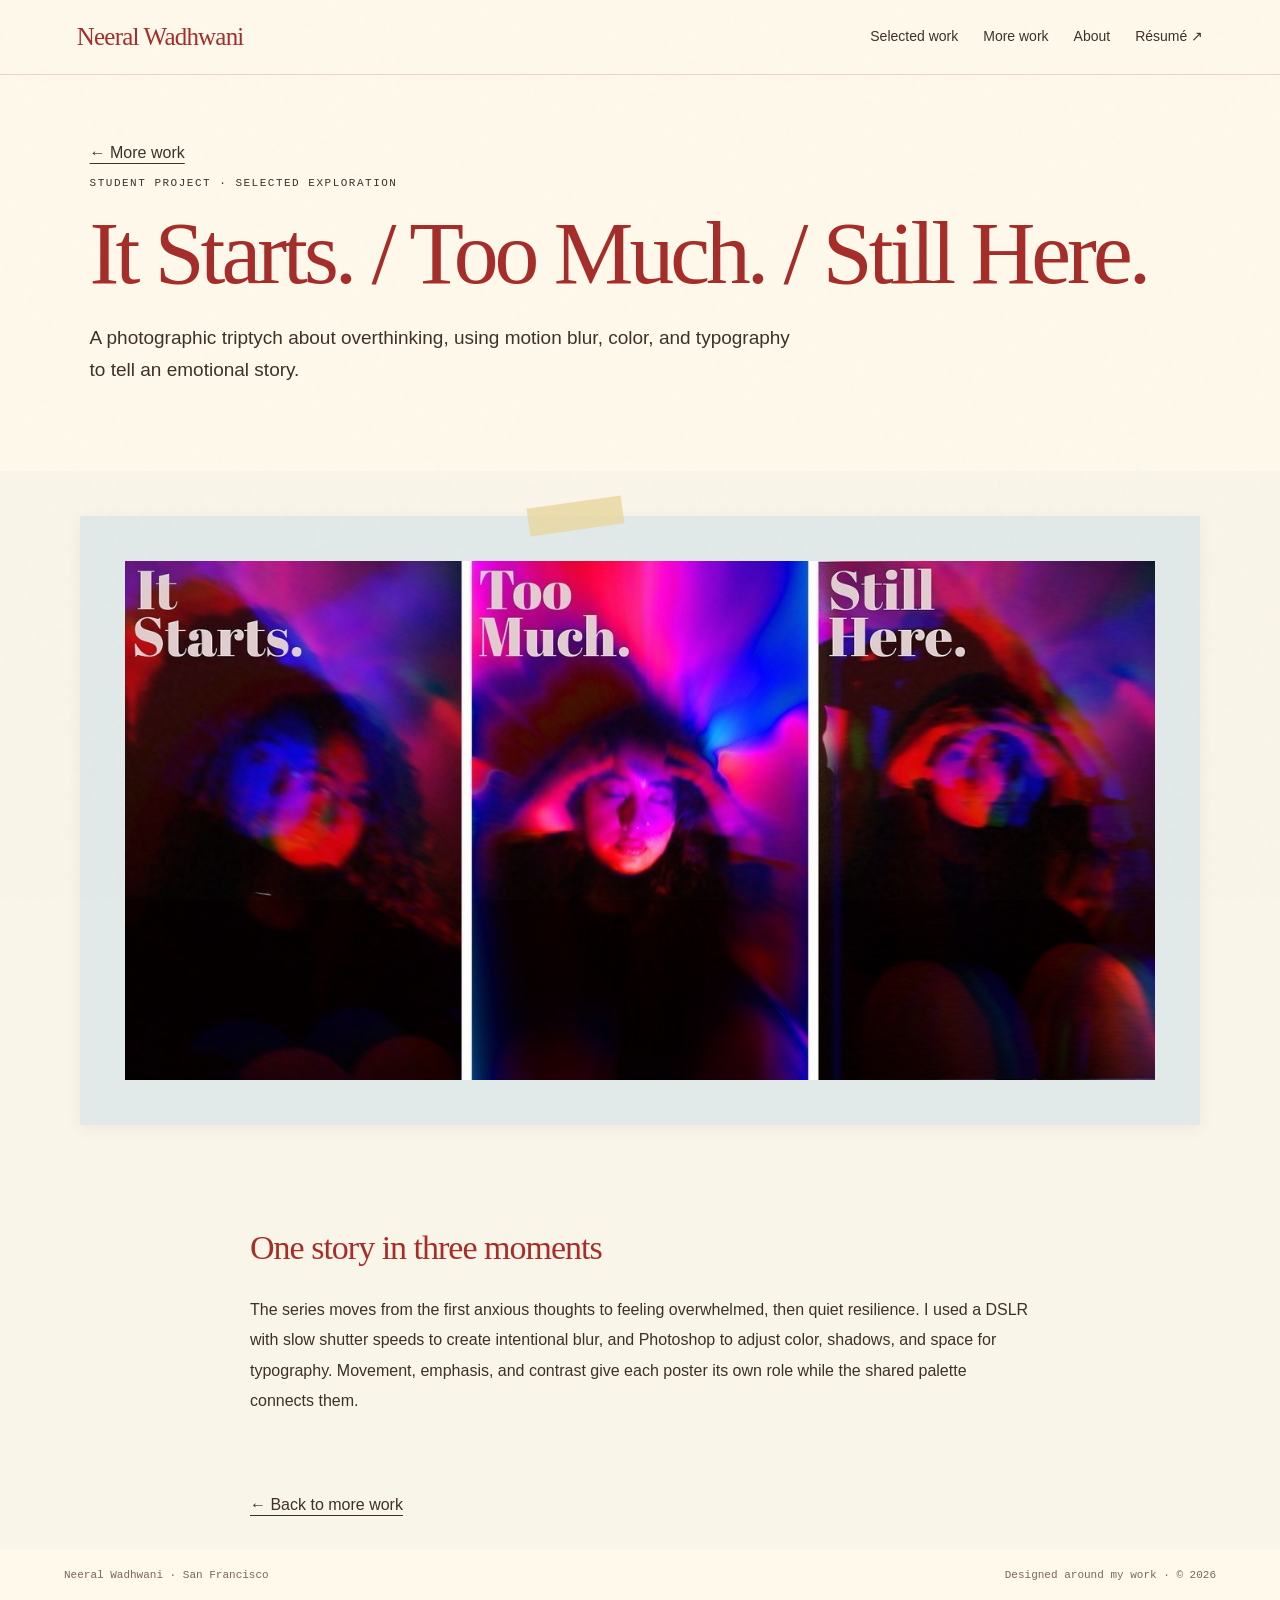
<file: posters.html>
<!doctype html><html lang="en"><head><meta charset="utf-8"><meta name="viewport" content="width=device-width,initial-scale=1"><title>It Starts. / Too Much. / Still Here. — Neeral Wadhwani</title><meta name="description" content="Neeral Wadhwani’s UX/UI, interaction, and visual design portfolio. Business Analytics major and UX/UI minor at the University of San Francisco."><link rel="stylesheet" href="style.css"></head><body><nav><a class="logo" href="index.html">Neeral Wadhwani</a><div class="links"><a href="index.html#work">Selected work</a><a href="index.html#more">More work</a><a href="index.html#about">About</a><a href="assets/Neeral_Wadhwani_Resume.pdf" target="_blank">Résumé ↗</a></div></nav><main><header class="detailhead"><a href="index.html#more">← More work</a><p class="eyebrow">Student project · Selected exploration</p><h1>It Starts. / Too Much. / Still Here.</h1><p>A photographic triptych about overthinking, using motion blur, color, and typography to tell an emotional story.</p></header><div class="detailvisual tape"><img src="assets/triptych.jpg" alt="It Starts. / Too Much. / Still Here."></div><section class="textblock"><h2>One story in three moments</h2><p>The series moves from the first anxious thoughts to feeling overwhelmed, then quiet resilience. I used a DSLR with slow shutter speeds to create intentional blur, and Photoshop to adjust color, shadows, and space for typography. Movement, emphasis, and contrast give each poster its own role while the shared palette connects them.</p></section><section class="textblock"><a href="index.html#more">← Back to more work</a></section></main><footer><span>Neeral Wadhwani · San Francisco</span><span>Designed around my work · © 2026</span></footer></body></html>
</file>
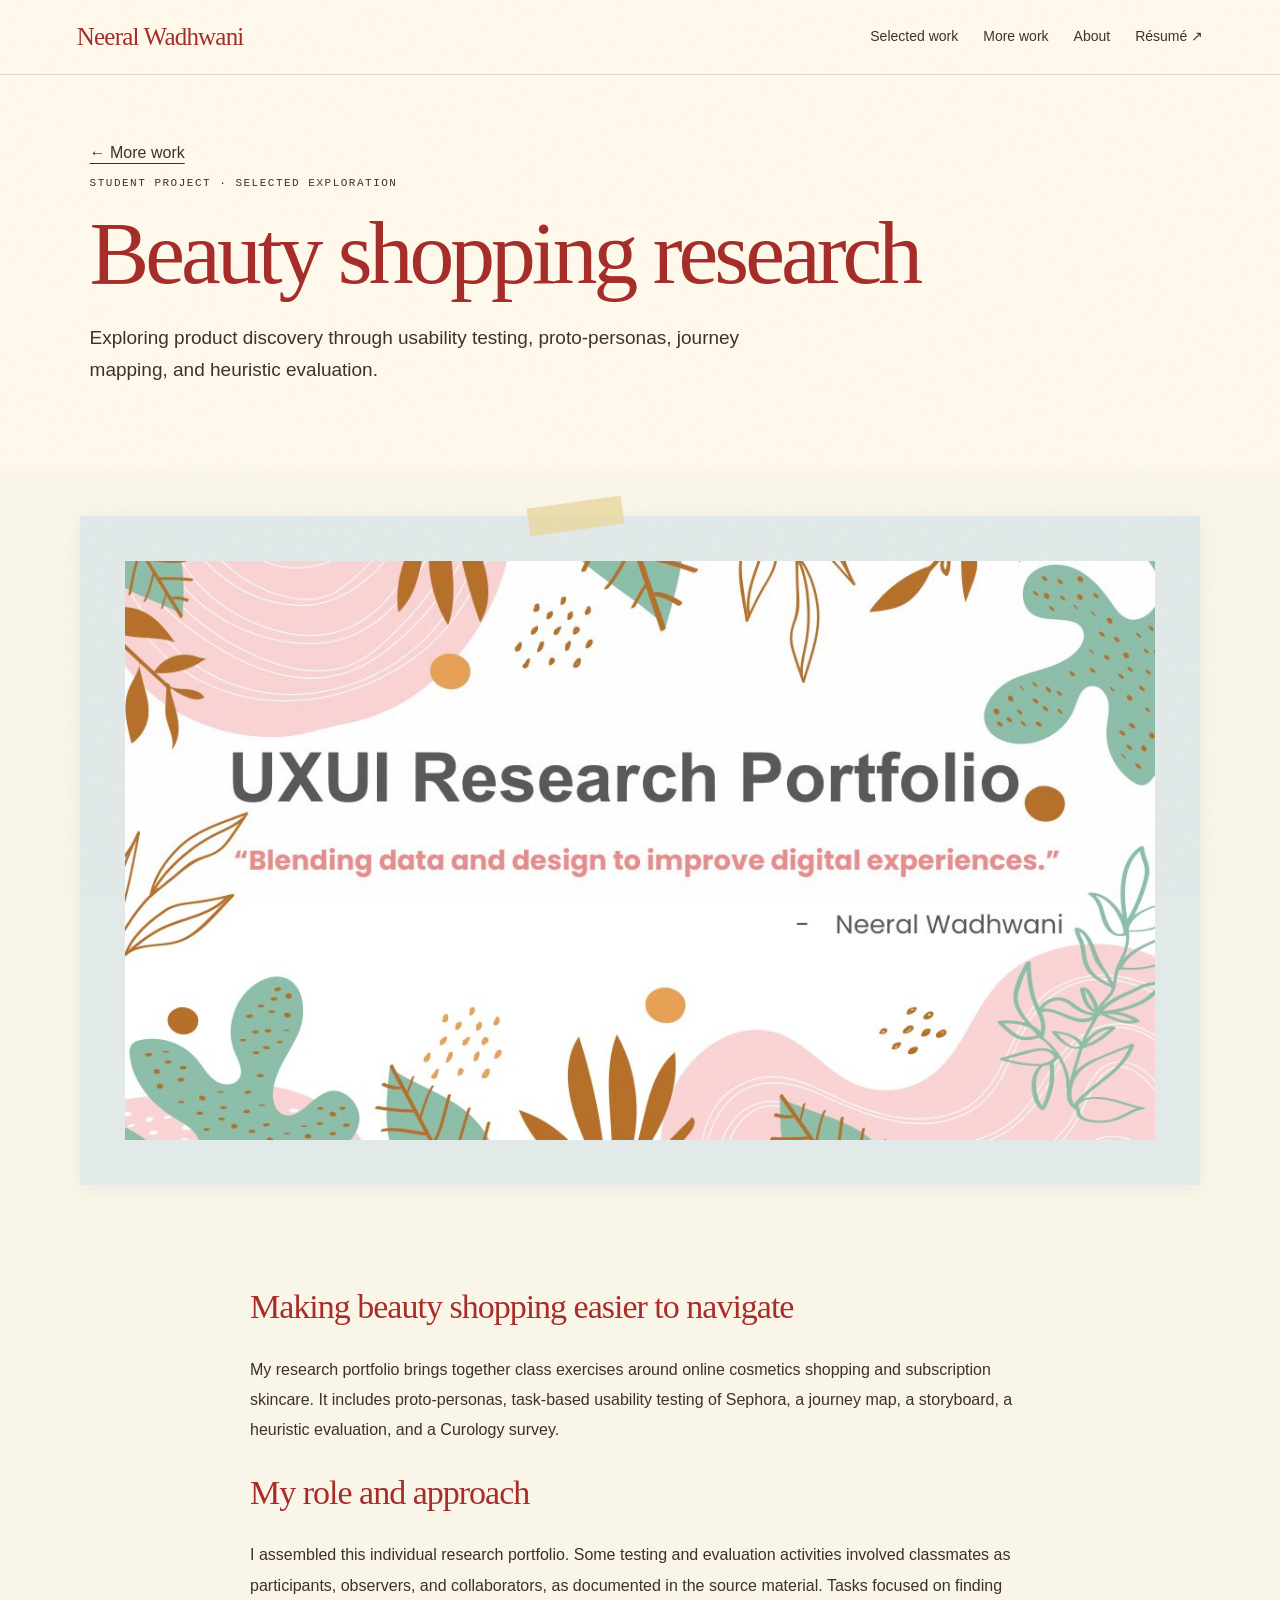
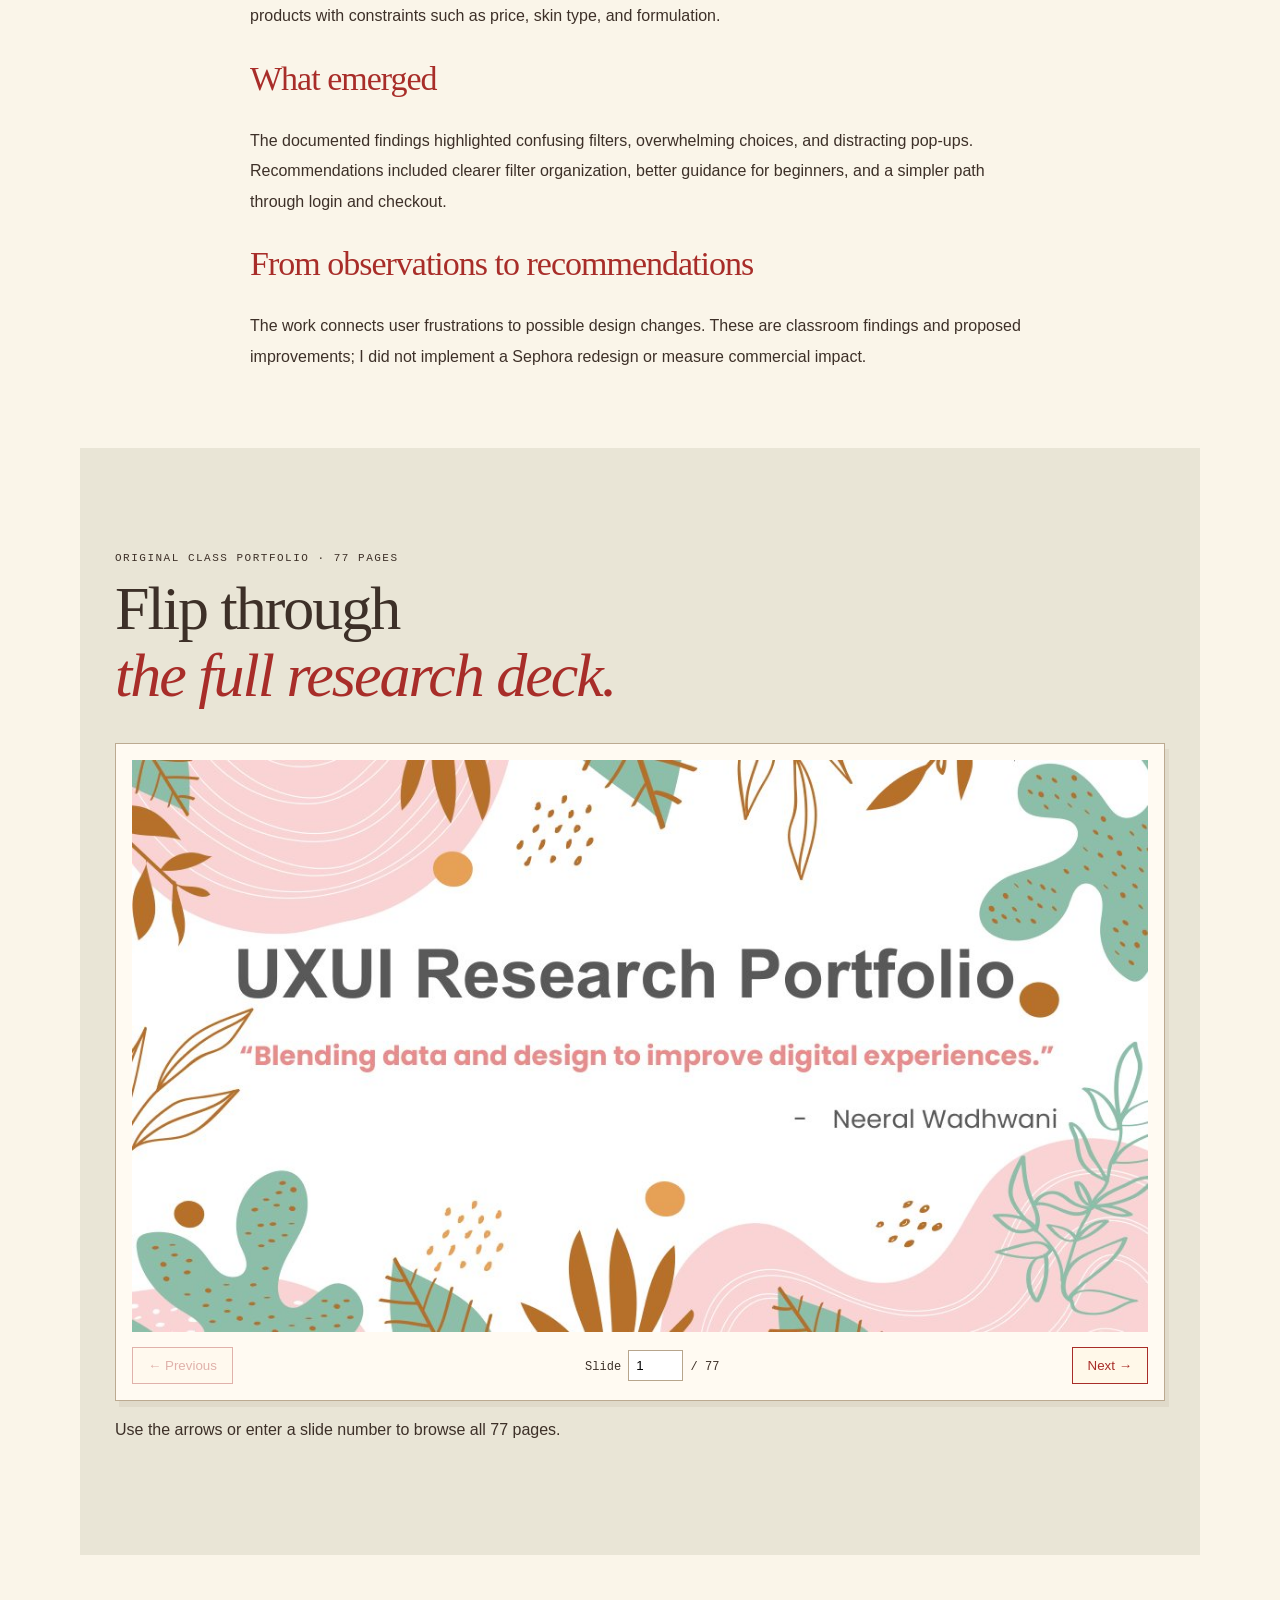
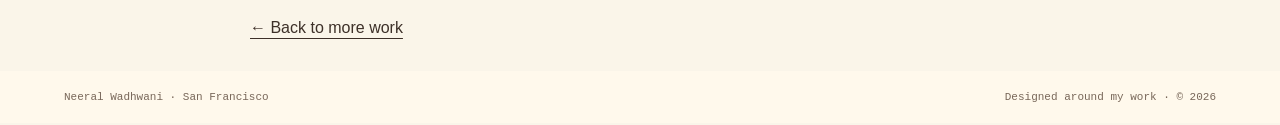
<file: research.html>
<!doctype html><html lang="en"><head><meta charset="utf-8"><meta name="viewport" content="width=device-width,initial-scale=1"><title>Beauty shopping research — Neeral Wadhwani</title><meta name="description" content="Neeral Wadhwani’s UX/UI, interaction, and visual design portfolio. Business Analytics major and UX/UI minor at the University of San Francisco."><link rel="stylesheet" href="style.css"></head><body><nav><a class="logo" href="index.html">Neeral Wadhwani</a><div class="links"><a href="index.html#work">Selected work</a><a href="index.html#more">More work</a><a href="index.html#about">About</a><a href="assets/Neeral_Wadhwani_Resume.pdf" target="_blank">Résumé ↗</a></div></nav><main><header class="detailhead"><a href="index.html#more">← More work</a><p class="eyebrow">Student project · Selected exploration</p><h1>Beauty shopping research</h1><p>Exploring product discovery through usability testing, proto-personas, journey mapping, and heuristic evaluation.</p></header><div class="detailvisual tape"><img src="assets/slides/1.jpg" alt="Beauty shopping research"></div><section class="textblock"><h2>Making beauty shopping easier to navigate</h2><p>My research portfolio brings together class exercises around online cosmetics shopping and subscription skincare. It includes proto-personas, task-based usability testing of Sephora, a journey map, a storyboard, a heuristic evaluation, and a Curology survey.</p><h2>My role and approach</h2><p>I assembled this individual research portfolio. Some testing and evaluation activities involved classmates as participants, observers, and collaborators, as documented in the source material. Tasks focused on finding products with constraints such as price, skin type, and formulation.</p><h2>What emerged</h2><p>The documented findings highlighted confusing filters, overwhelming choices, and distracting pop-ups. Recommendations included clearer filter organization, better guidance for beginners, and a simpler path through login and checkout.</p><h2>From observations to recommendations</h2><p>The work connects user frustrations to possible design changes. These are classroom findings and proposed improvements; I did not implement a Sephora redesign or measure commercial impact.</p></section><section class="section slide-section"><span class="eyebrow">Original class portfolio · 77 pages</span><h2>Flip through<br><i>the full research deck.</i></h2><div class="slide-reader"><img id="deck-image" src="assets/slides/1.jpg" alt="Research portfolio slide 1"><div class="slide-controls"><button id="deck-prev" aria-label="Previous slide">← Previous</button><label>Slide <input id="deck-page" type="number" min="1" max="77" value="1"> / 77</label><button id="deck-next" aria-label="Next slide">Next →</button></div></div><p>Use the arrows or enter a slide number to browse all 77 pages.</p></section><section class="textblock"><a href="index.html#more">← Back to more work</a></section></main><footer><span>Neeral Wadhwani · San Francisco</span><span>Designed around my work · © 2026</span></footer><script src="deck.js"></script></body></html>
</file>
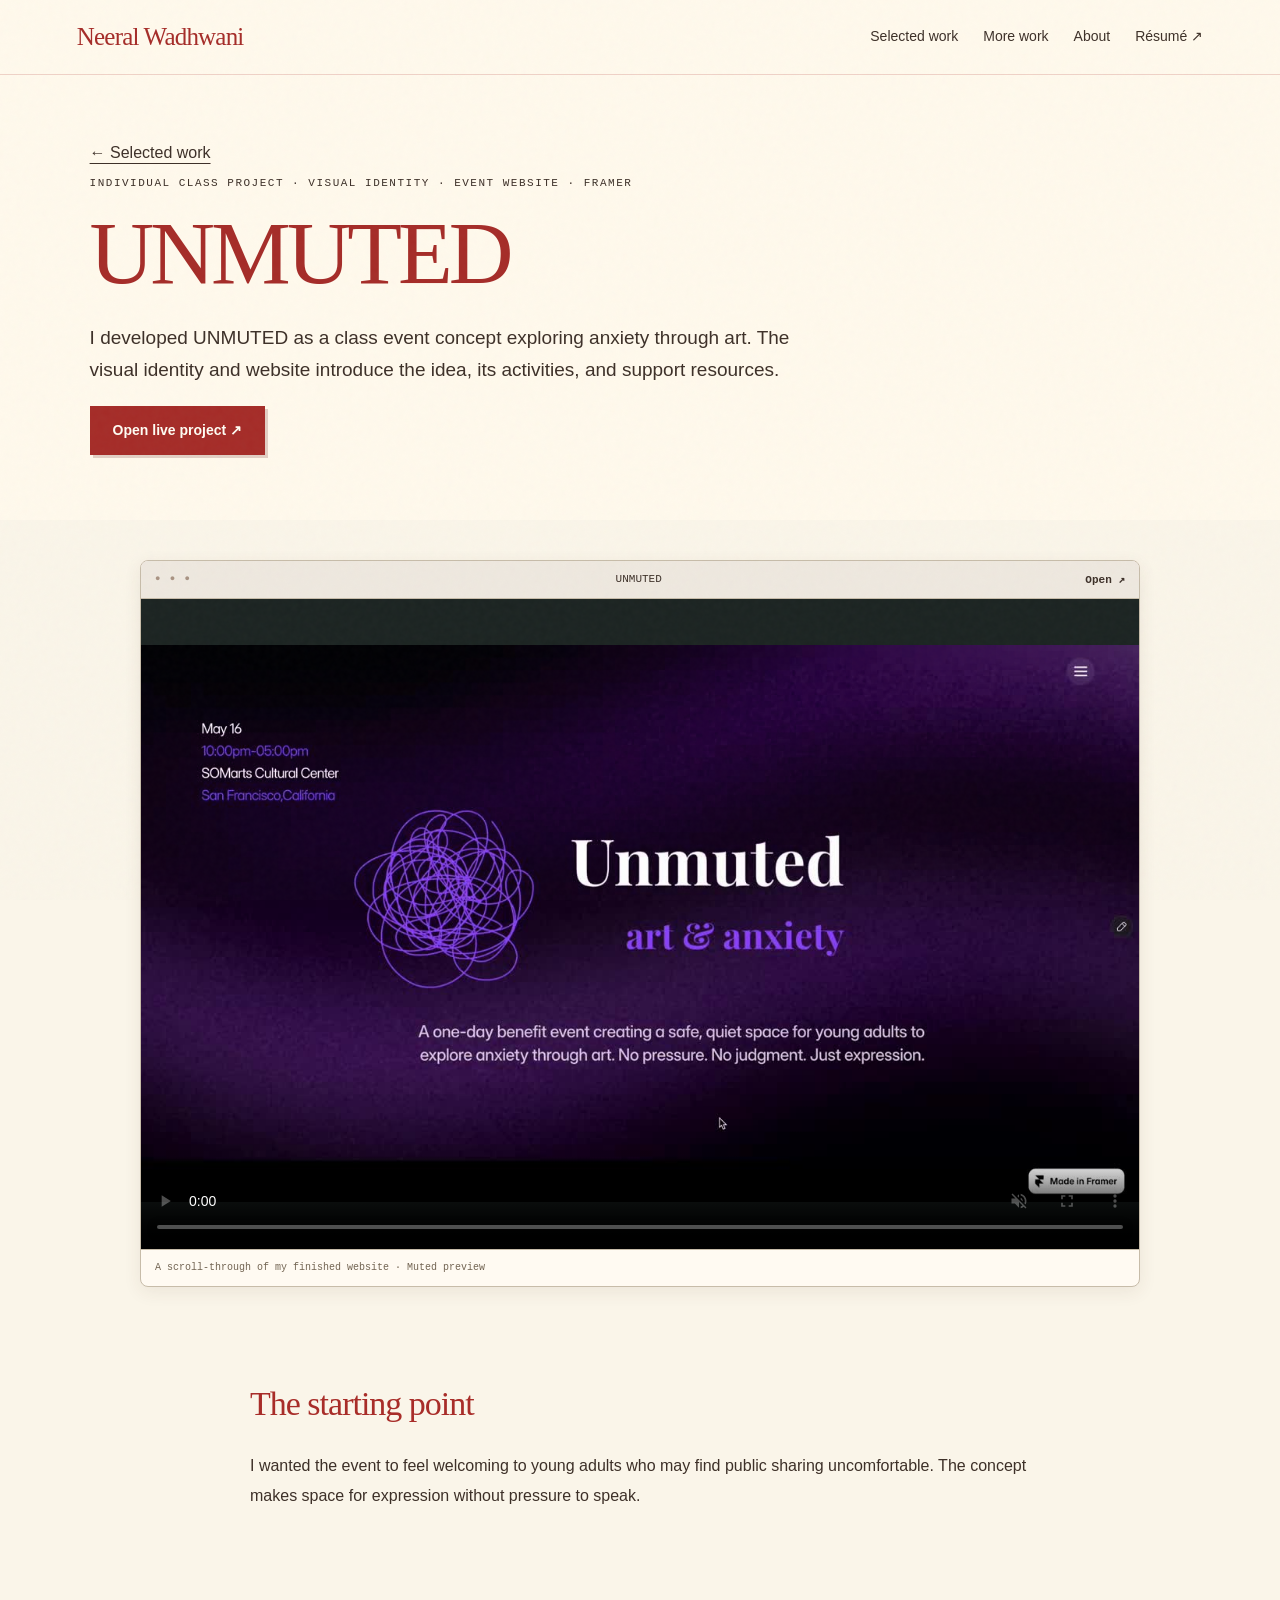
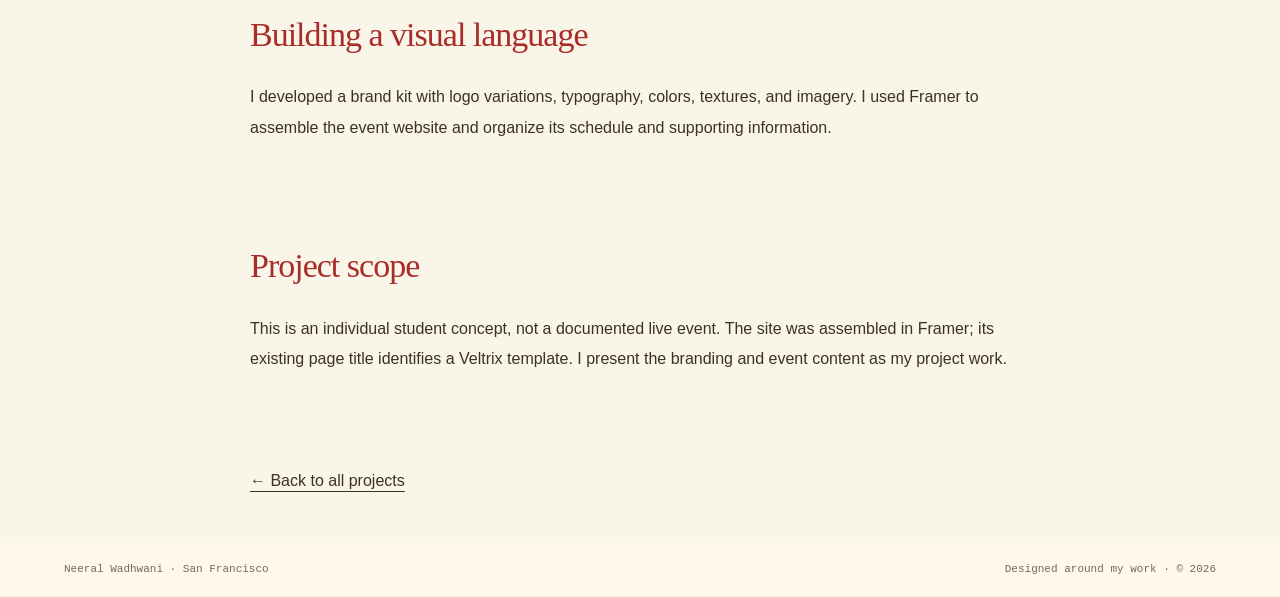
<file: unmuted.html>
<!doctype html><html lang="en"><head><meta charset="utf-8"><meta name="viewport" content="width=device-width,initial-scale=1"><title>UNMUTED — Neeral Wadhwani</title><meta name="description" content="Neeral Wadhwani’s UX/UI, interaction, and visual design portfolio. Business Analytics major and UX/UI minor at the University of San Francisco."><link rel="stylesheet" href="style.css"></head><body><nav><a class="logo" href="index.html">Neeral Wadhwani</a><div class="links"><a href="index.html#work">Selected work</a><a href="index.html#more">More work</a><a href="index.html#about">About</a><a href="assets/Neeral_Wadhwani_Resume.pdf" target="_blank">Résumé ↗</a></div></nav><main><header class="detailhead"><a href="index.html#work">← Selected work</a><p class="eyebrow">Individual class project · Visual identity · Event website · Framer</p><h1>UNMUTED</h1><p>I developed UNMUTED as a class event concept exploring anxiety through art. The visual identity and website introduce the idea, its activities, and support resources.</p><a class="btn" href="https://reliable-gift-804697.framer.app/" target="_blank" rel="noopener">Open live project ↗</a></header><section class="live-detail"><div class="web-preview" data-preview="unmuted"><div class="browser-bar"><span class="browser-dots" aria-hidden="true">● ● ●</span><span>UNMUTED</span><a href="https://reliable-gift-804697.framer.app/" target="_blank" rel="noopener" aria-label="Open UNMUTED in a new tab">Open ↗</a></div><div class="web-stage"><video autoplay loop muted playsinline controls preload="metadata" poster="assets/unmuted-video-poster.jpg"><source src="assets/unmuted-preview.mp4" type="video/mp4"></video></div><div class="preview-footer">A scroll-through of my finished website · Muted preview</div></div></section><section class="textblock"><h2>The starting point</h2><p>I wanted the event to feel welcoming to young adults who may find public sharing uncomfortable. The concept makes space for expression without pressure to speak.</p></section><section class="textblock"><h2>Building a visual language</h2><p>I developed a brand kit with logo variations, typography, colors, textures, and imagery. I used Framer to assemble the event website and organize its schedule and supporting information.</p></section><section class="textblock"><h2>Project scope</h2><p>This is an individual student concept, not a documented live event. The site was assembled in Framer; its existing page title identifies a Veltrix template. I present the branding and event content as my project work.</p></section><section class="textblock"><p><a href="index.html#work">← Back to all projects</a></p></section></main><footer><span>Neeral Wadhwani · San Francisco</span><span>Designed around my work · © 2026</span></footer><script src="portfolio.js"></script></body></html>
</file>
<file: style.css>
*{box-sizing:border-box}html{scroll-behavior:smooth}body{margin:0;background:#fbf6e9;color:#302925;font-family:Arial,sans-serif;font-size:16px;line-height:1.65}a{color:inherit;text-underline-offset:5px}button,a{touch-action:manipulation}a:focus-visible,button:focus-visible{outline:3px solid #aa302c;outline-offset:5px}img{max-width:100%;display:block}nav{padding:22px 5%;display:flex;justify-content:space-between;align-items:center;border-bottom:1px solid #c9bda7;gap:20px}nav .links{display:flex;gap:25px;flex-wrap:wrap}nav a{text-decoration:none;font-size:14px}.logo{font-family:Georgia,serif;font-size:25px;font-weight:bold;color:#a52c28}.check{background-color:#d9e8f3;background-image:linear-gradient(90deg,rgba(100,159,203,.2) 50%,transparent 50%),linear-gradient(rgba(100,159,203,.2) 50%,transparent 50%);background-size:56px 56px}.hero{position:relative;min-height:660px;display:grid;grid-template-columns:1.6fr 1fr;align-items:center;padding:70px 8%;gap:50px}.eyebrow{font-size:12px;letter-spacing:2px;text-transform:uppercase;font-weight:bold}.hero h1{font-family:Georgia,serif;font-size:clamp(64px,8vw,126px);line-height:.95;letter-spacing:-6px;color:#a52c28;margin:25px 0}.hero h1 em{display:block;font-weight:normal;font-size:.53em;letter-spacing:-2px}.hero p{max-width:490px}.paper{background:#fffdf4;padding:16px 16px 40px;box-shadow:5px 8px 0 #382b2320;transform:rotate(5deg);position:relative}.paper:before,.tape:before{content:'';position:absolute;width:110px;height:30px;background:#eddb9ac9;top:-14px;left:32%;transform:rotate(-8deg)}.paper img{height:310px;width:100%;object-fit:cover}.hand{font:italic 24px Georgia,serif;text-align:center;margin:15px 0 0;color:#a52c28}.star{font-size:65px;color:#a52c28;position:absolute;right:4%;bottom:20px}.btn{display:inline-block;background:#a52c28;color:#fffdf4;padding:13px 23px;text-decoration:none;border-radius:2px;font-size:14px;font-weight:bold}.outline{background:transparent;color:#a52c28;border:1px solid #a52c28;margin-left:8px}.section{max-width:1200px;padding:80px 35px;margin:auto}.section h2{font:normal clamp(36px,5vw,65px) Georgia,serif;letter-spacing:-2px;margin:5px 0 35px}.introline{display:flex;justify-content:space-between;align-items:center;gap:25px}.muted{color:#685f56}.project{display:grid;grid-template-columns:1.1fr 1fr;gap:60px;padding:45px 0 65px;border-bottom:1px solid #c9bda7;align-items:center}.project:nth-of-type(even) .visual{order:2}.visual{background:#e7d2d0;min-height:380px;padding:30px;display:flex;justify-content:center;align-items:center;position:relative}.visual img{max-height:370px;object-fit:contain;box-shadow:0 8px 25px #0002}.project h3{font:normal 46px Georgia,serif;margin:15px 0 8px;line-height:1.1}.tags{font-size:12px;letter-spacing:.5px;color:#6e514b}.project p{max-width:450px}.more{background:#e5edf0;border-top:1px solid #c5d4db;border-bottom:1px solid #c5d4db}.grid{display:grid;grid-template-columns:repeat(3,1fr);gap:35px}.work{background:#fffdf4;padding:15px 15px 22px;box-shadow:3px 5px 0 #00000012}.work img{width:100%;height:220px;object-fit:contain;background:#f1eee7}.work h3{font:normal 25px Georgia,serif;margin:16px 0 5px}.work p{font-size:14px}.work a{font-size:13px;font-weight:bold}.about{display:grid;grid-template-columns:1fr 1.4fr;gap:70px;align-items:start}.about h2{margin-top:10px}.note{background:#efdfac;padding:30px;transform:rotate(-3deg);font:24px/1.5 Georgia,serif}.skills{display:flex;flex-wrap:wrap;gap:10px;margin-top:20px}.skills span{border:1px solid #c9bda7;padding:5px 12px;font-size:13px}.contact{text-align:center;padding:75px 25px;background:#a52c28;color:#fff9e9}.contact h2{font:normal 65px Georgia,serif;margin:0 0 15px}.contact a{display:inline-block;margin:8px 15px}footer{padding:20px 5%;font-size:12px;display:flex;justify-content:space-between}.detailhead{padding:65px 8%;}.detailhead h1{font:normal clamp(55px,7vw,100px) Georgia,serif;color:#a52c28;line-height:1.1;margin:15px 0}.detailhead p{max-width:720px}.detailvisual{background:#e5edf0;padding:40px;display:flex;justify-content:center}.detailvisual img{max-height:700px;object-fit:contain}.textblock{max-width:850px;margin:0 auto;padding:30px 30px}.textblock h2{font:32px Georgia,serif}.gallery{display:grid;grid-template-columns:repeat(3,1fr);gap:15px}.gallery img{background:white;max-height:400px;object-fit:contain;width:100%}@media(max-width:760px){nav{align-items:flex-start}nav .links{gap:13px}.hero{grid-template-columns:1fr;padding:55px 25px;gap:45px}.hero h1{letter-spacing:-3px}.paper{max-width:310px;margin:auto}.section{padding:55px 22px}.project,.about{grid-template-columns:1fr;gap:28px}.project:nth-of-type(even) .visual{order:0}.grid{grid-template-columns:1fr 1fr;gap:16px}.work img{height:170px}.introline{display:block}.contact h2{font-size:45px}.gallery{grid-template-columns:1fr 1fr}.detailvisual{padding:20px}}@media(max-width:460px){.grid{grid-template-columns:1fr}.hero h1{font-size:66px}.project h3{font-size:37px}nav .links{max-width:180px}.outline{margin:10px 0 0}.contact a{overflow-wrap:anywhere}}@media(prefers-reduced-motion:reduce){html{scroll-behavior:auto}}/* A personal sketchbook: paper, ink, and distinct compositions. */
:root{--ink:#3d3028;--red:#a82d29;--paper:#fff9ec;--blue:#bdd5e7}body{background:#faf5e9;color:var(--ink);font-family:'Trebuchet MS',Arial,sans-serif}body:before{content:'';pointer-events:none;position:fixed;inset:0;z-index:10;opacity:.16;background-image:url("data:image/svg+xml,%3Csvg viewBox='0 0 180 180' xmlns='http://www.w3.org/2000/svg'%3E%3Cfilter id='n'%3E%3CfeTurbulence type='fractalNoise' baseFrequency='.8' numOctaves='3' stitchTiles='stitch'/%3E%3C/filter%3E%3Crect width='100%25' height='100%25' opacity='.17' filter='url(%23n)'/%3E%3C/svg%3E")}nav{padding:23px 6%;border-color:#a82d2930;background:#fff9ec}nav .logo{font-size:28px;letter-spacing:-1px}nav .links a:hover{color:var(--red)}.check{background-color:#e4edf1;background-size:34px 34px;background-image:linear-gradient(90deg,#8eb1cb25 50%,transparent 50%),linear-gradient(#8eb1cb25 50%,transparent 50%)}.hero{grid-template-columns:1.3fr 1fr;min-height:750px;padding:70px 7% 90px;overflow:hidden;gap:40px}.hero h1{font-size:clamp(75px,8vw,125px);line-height:.92;letter-spacing:-6px;margin:25px 0 30px;color:var(--red);font-weight:normal}.hero h1 i{font-weight:bold;letter-spacing:-7px}.hero p{font-size:16px;max-width:440px;line-height:1.8;margin:25px 0}.identity{display:flex;gap:18px;flex-wrap:wrap;font-size:13px}.identity span:first-child{background:#f9edc8;padding:2px 10px;transform:rotate(-2deg)}.btn{border-radius:0;box-shadow:3px 3px 0 #6f282333;transition:transform .2s}.btn:hover{transform:translateY(-3px)}.collage{position:relative;height:500px}.paper{position:absolute;right:0;top:40px;width:270px;padding:12px 12px 16px;transform:rotate(7deg);z-index:2;border:1px solid #b6ab9720;box-shadow:2px 8px 14px #35251920}.paper img{height:315px;object-position:center 65%}.paper .hand{margin:14px 0 0;font-size:22px;line-height:1.4}.scrap{background:#fffdf5;padding:9px 9px 15px;box-shadow:2px 6px 14px #35251918;position:absolute;width:245px;top:0;left:-20px;transform:rotate(-9deg)}.scrap span{font-size:11px;display:block;margin-top:7px;font-family:monospace}.scrap img{width:100%}.tiny-note{position:absolute;left:-12px;bottom:20px;transform:rotate(-8deg);font:italic 23px/1.3 Georgia,serif;color:var(--red)}.sticker{position:absolute;right:-20px;bottom:35px;border:1px dashed #a82d29;background:#f7e4ae;width:110px;height:110px;border-radius:50%;display:flex;align-items:center;justify-content:center;text-align:center;transform:rotate(12deg);font:italic bold 19px/1.15 Georgia,serif;z-index:3}.doodle{position:absolute;left:65px;bottom:80px;width:180px;color:var(--red)}.hero-bottom{position:absolute;bottom:0;left:7%;right:7%;display:flex;justify-content:space-between;border-top:1px solid #7e9baa60;padding:16px 0;font:11px monospace;text-transform:uppercase;letter-spacing:1px}.section{max-width:1260px;padding-top:95px;padding-bottom:95px}.section h2{font-size:62px;line-height:1.08;letter-spacing:-2px}.section h2 i{color:var(--red)}.introline{align-items:flex-end;margin-bottom:35px}.introline>p{font-size:14px;margin-bottom:43px}.eyebrow{font:11px monospace;letter-spacing:1.5px}.project{position:relative;grid-template-columns:1.3fr 1fr;gap:75px;padding:40px 0 90px;border-bottom:1px dashed #aa9b80;margin-bottom:20px}.project:last-child{border:0;padding-bottom:0}.project h3{font-size:49px;letter-spacing:-1.5px}.project>div>p:first-of-type{margin-top:12px;font-size:19px}.tags{font:11px/1.6 monospace;text-transform:uppercase}.project>div>a{display:inline-block;margin-top:10px;text-decoration:none;border-bottom:2px solid var(--red);padding-bottom:5px;color:var(--red);font-weight:bold;font-size:14px}.visual{padding:35px 30px 55px;min-height:430px;transform:rotate(-2deg);transition:transform .25s;box-shadow:0 4px 8px #3a302910;overflow:visible}.visual:hover{transform:rotate(0deg)}.visual img{box-shadow:0 5px 15px #0002;max-height:340px}.visual-caption{position:absolute;bottom:16px;left:22px;font:11px monospace;color:#50423b;letter-spacing:1px;text-transform:uppercase}.project-0 .visual{background:#f2d6d8;min-height:360px;border:9px solid #fffaf1}.project-0 .visual img{width:100%;box-shadow:none}.project-1 .visual{background:#28332e;transform:rotate(2deg)}.project-1 .visual-caption{color:#f4eddb}.project-2 .visual{background:#ead3b0;transform:rotate(-1deg)}.project-3 .visual{background:#cbdbe4;transform:rotate(2deg)}.project:nth-of-type(even){grid-template-columns:1fr 1.3fr}.tape:before{z-index:3;width:95px;height:28px;left:40%;background:#e9d79bc2;box-shadow:none}.more{background:#e7edf0;border:0}.more .section>p{max-width:550px;margin-top:-10px;margin-bottom:30px}.grid{grid-template-columns:repeat(6,1fr);gap:32px;align-items:start}.work{grid-column:span 2;border:1px solid #b4afa02b;box-shadow:3px 5px 0 #57534912;transition:transform .2s}.work:nth-child(3n+1){transform:rotate(-2deg)}.work:nth-child(3n+2){transform:rotate(1.5deg);margin-top:30px}.work:nth-child(3n){transform:rotate(-1deg)}.work:hover{transform:rotate(0deg) translateY(-4px)}.work:nth-child(4){grid-column:span 3}.work:nth-child(5){grid-column:span 3;margin-top:20px}.work:nth-child(4) img,.work:nth-child(5) img{height:260px}.work h3{font-size:27px;line-height:1.15}.work p{font-size:14px;line-height:1.7}.gallery-tools{display:flex;gap:8px;flex-wrap:wrap;margin-bottom:40px}.gallery-tools button{font:12px 'Trebuchet MS',sans-serif;background:transparent;border:1px solid #8b9caa;padding:8px 16px;cursor:pointer;border-radius:0;color:#3d3028}.gallery-tools button.active{background:#3d3028;color:#fffaf0;border-color:#3d3028}[hidden]{display:none!important}.note{box-shadow:4px 4px 0 #3a302912;font-size:23px;transform:rotate(-4deg);position:relative;margin-top:25px}.note:before{content:'a note to myself';font:10px monospace;display:block;text-transform:uppercase;letter-spacing:1px;margin-bottom:15px}.about{gap:95px}.about>div:last-child{padding-top:30px}.skills span{border:0;background:#e8e0cf;padding:6px 12px}.contact{position:relative;padding:80px 25px 95px;text-align:center;background:#9e302a}.contact h2{line-height:1.05;font-size:72px;letter-spacing:-2px;margin:20px 0 30px}.contact h2 i{font-weight:normal}.contact p{font-size:15px}.contact a{font-size:14px}footer{background:#fff9ec;font:11px monospace;color:#786759}.detailhead{background:#fff9ec;padding:65px max(7%,25px)}.detailhead h1{letter-spacing:-4px}.detailhead>p:last-of-type{font-size:19px;line-height:1.7}.detailvisual{position:relative;max-width:1120px;margin:45px auto;background:#e2e9e9;padding:45px;box-shadow:0 4px 16px #0000000d}.textblock{max-width:850px;padding:30px 35px}.textblock h2{color:var(--red);font-size:34px;letter-spacing:-1px}.gallery{padding-top:40px;gap:25px}.gallery img{box-shadow:2px 4px 0 #0001}.textblock p{line-height:1.9}@media(min-width:1500px){.hero{padding-left:calc((100vw - 1260px)/2);padding-right:calc((100vw - 1260px)/2)}}@media(max-width:1000px){.hero h1{font-size:88px}.collage{height:480px}.paper{width:225px}.paper img{height:270px}.scrap{width:195px;left:-5px}.project{gap:40px}.project h3{font-size:40px}.sticker{right:-10px}.grid{gap:20px}}@media(max-width:760px){.hero{grid-template-columns:1fr;min-height:0;padding:50px 25px 75px;gap:25px}.hero h1{font-size:85px;letter-spacing:-4px}.hero h1 i{letter-spacing:-5px}.collage{width:360px;max-width:100%;height:450px;margin:auto}.paper{width:230px;top:45px;right:10px}.scrap{width:180px;left:5px;top:10px}.tiny-note{font-size:20px;left:10px;bottom:15px}.doodle{width:140px;left:50px;bottom:50px}.sticker{right:0;bottom:12px;width:85px;height:85px;font-size:16px}.hero-bottom{left:25px;right:25px;font-size:9px;gap:20px}.section{padding:60px 25px}.section h2{font-size:48px}.project,.project:nth-of-type(even){grid-template-columns:1fr;gap:25px;padding:30px 0 60px}.project:nth-of-type(even) .visual{order:0}.visual{min-height:330px;margin:10px 5px}.introline>p{margin-bottom:10px}.grid{grid-template-columns:repeat(2,1fr);gap:25px}.work,.work:nth-child(4),.work:nth-child(5){grid-column:span 1}.work:nth-child(5){grid-column:span 2}.work:nth-child(4) img{height:170px}.about{grid-template-columns:1fr;gap:15px}.note{max-width:340px}.contact h2{font-size:49px}.detailhead h1{letter-spacing:-2px}.detailvisual{margin:25px 15px;padding:25px}.detailhead>p:last-of-type{font-size:16px}}@media(max-width:480px){.grid{grid-template-columns:1fr}.work,.work:nth-child(4),.work:nth-child(5){grid-column:span 1;margin-top:0}.hero h1{font-size:72px}.work img,.work:nth-child(4) img{height:230px}.contact h2{font-size:43px}.hero-bottom span:last-child{display:none}.gallery-tools{gap:6px}.gallery-tools button{padding:8px 11px}.project h3{font-size:38px}}@media(prefers-reduced-motion:reduce){.btn,.visual,.work{transition:none}}
.process{padding-top:45px;padding-bottom:45px}.process-grid{display:grid;grid-template-columns:1fr 1fr 1fr;gap:30px;align-items:start}.process-grid figure{margin:0;background:#fffaf1;padding:15px;box-shadow:2px 4px 0 #0001}.process-grid figure:nth-child(2){transform:rotate(2deg)}.process-grid img{max-height:470px;object-fit:contain;width:100%;background:#e9e6df}.process-grid figcaption{font:12px/1.7 monospace;margin-top:15px}.process-grid figcaption span{color:#a82d29;display:block}@media(max-width:760px){.process-grid{grid-template-columns:1fr}.process-grid img{max-height:400px}}@media(max-width:480px){.hero h1{font-size:61px}.hero h1 i{letter-spacing:-4px}}
.collage .paper{right:45px;top:25px;width:300px;transform:rotate(3deg)}.collage .paper img{height:350px}.collage .tiny-note{left:15px;bottom:0}.collage .doodle{left:100px;bottom:25px}.work h3 small{display:block;font:11px monospace;color:#71675c;margin-top:10px}.asset-note{max-width:850px;margin:30px auto;padding:0 35px;font-size:14px;color:#675c50}.project-1 .visual img{max-height:360px;min-height:290px;width:auto}.project-2 .visual img{max-height:none;width:100%;box-shadow:none}.project-3 .visual img{max-height:400px}.project-2 .visual{padding:28px 24px 55px}.project-3 .visual{padding-top:25px;padding-bottom:50px}@media(max-width:1000px){.collage .paper{width:260px;right:10px}.collage .paper img{height:310px}}@media(max-width:760px){.collage .paper{width:270px;right:30px;top:10px}.collage{height:430px}.collage .tiny-note{left:15px;bottom:-10px}.collage .doodle{left:180px;bottom:-5px;width:130px}}
.personal-hero{background:#fff9ec;grid-template-columns:1.4fr 1fr;min-height:680px;gap:85px;padding-top:65px;padding-bottom:100px}.personal-hero h1{font-size:clamp(52px,5.4vw,83px);line-height:1.02;letter-spacing:-4px;margin:24px 0}.personal-hero h1 i{font-weight:normal;letter-spacing:-4px}.personal-hero p{max-width:490px}.personal-hero .identity{margin-bottom:28px;font-size:12px}.personal-hero .identity span{background:transparent;padding:0;transform:none}.personal-hero .hero-bottom{border-color:#cbbca6;color:#726452}.portrait-intro{margin:0;position:relative}.portrait-frame{background:#c9dce8;padding:14px 14px 35px;transform:rotate(2deg);max-width:350px;margin:auto}.portrait-frame img{height:390px;width:100%;object-fit:cover;object-position:center 65%}.portrait-intro figcaption{display:flex;flex-direction:column;gap:6px;max-width:350px;margin:20px auto 0;font:12px monospace}.portrait-intro figcaption span:first-child{color:#a82d29;font-size:14px}.web-preview{min-width:0;background:#fffaf2;box-shadow:0 5px 18px #4b342315;border:1px solid #c7bca9;border-radius:8px;overflow:hidden}.browser-bar{display:flex;justify-content:space-between;align-items:center;gap:12px;padding:12px 14px;background:#eee8df;border-bottom:1px solid #c7bca9;font:11px monospace}.browser-bar a{text-decoration:none;font-weight:bold;white-space:nowrap}.browser-dots{font-size:9px;letter-spacing:2px;color:#a99383;white-space:nowrap}.web-stage{height:370px;position:relative;overflow:hidden}.web-stage iframe{width:100%;height:100%;border:0;background:white;display:block}.preview-start{height:100%;display:flex;flex-direction:column;align-items:center;justify-content:center;padding:30px;text-align:center;background:#f6e1e3}.preview-start h3{font:40px/1.1 Georgia,serif!important;margin:15px 0!important;letter-spacing:-1px}.preview-start p{font-size:13px;margin:10px 0 20px}.preview-start button{border:0;cursor:pointer;font-family:inherit}.preview-footer{padding:10px 14px;font:10px/1.6 monospace;border-top:1px solid #c7bca9;color:#726452}.project-2 .preview-start{background:#e8ddce}.project-3 .preview-start{background:#e0e6e9}.project:nth-of-type(even) .web-preview{order:2}.live-detail{max-width:1050px;margin:40px auto;padding:0 25px}.live-detail .web-stage{height:650px}.motion-card{height:260px;background:#112539;color:#e1e9e9;padding:28px;display:flex;flex-direction:column;justify-content:space-between}.motion-card span{font:10px monospace;text-transform:uppercase;letter-spacing:1px}.motion-card strong{font:italic normal 40px/1.1 Georgia,serif}.work .motion-card+h3{margin-top:18px}@media(max-width:1000px){.personal-hero{gap:40px}.personal-hero h1{font-size:65px;letter-spacing:-3px}.portrait-frame img{height:350px}}@media(max-width:760px){.personal-hero{grid-template-columns:1fr;gap:35px;padding:45px 25px 85px}.personal-hero h1{font-size:58px;letter-spacing:-3px}.personal-hero h1 i{letter-spacing:-3px}.portrait-intro{max-width:300px;margin:0 auto}.portrait-frame img{height:340px}.project:nth-of-type(even) .web-preview{order:0}.web-stage{height:380px}.live-detail .web-stage{height:550px}}@media(max-width:480px){.personal-hero h1{font-size:48px}.preview-start h3{font-size:33px!important}.browser-bar{font-size:10px}.browser-dots{display:none}}
.cute-hero{background-color:#dceaf3;background-image:linear-gradient(90deg,#8eb1cb28 50%,transparent 50%),linear-gradient(#8eb1cb28 50%,transparent 50%);background-size:40px 40px;position:relative}.cute-hero h1{font-size:clamp(64px,7.4vw,108px);line-height:.95;letter-spacing:-4px;font-weight:bold}.cute-hero h1 i{letter-spacing:-4px}.cover-small{display:block;font:italic normal 28px Georgia,serif;margin-bottom:16px;letter-spacing:-1px}.name-label{background:#fff2c5;padding:9px 15px;display:inline-block;transform:rotate(-3deg);color:#843b2c}.cute-hero .portrait-frame{background:#fffcf2;transform:rotate(5deg);box-shadow:4px 7px 0 #56738a20;position:relative;padding:12px 12px 40px}.cute-hero .portrait-frame:before{content:'';width:100px;height:29px;background:#efdea1ca;position:absolute;top:-12px;left:32%;transform:rotate(-12deg)}.cute-hero .portrait-intro figcaption{font:italic 19px Georgia,serif;text-align:center;color:#a82d29}.cute-hero .portrait-intro figcaption span:last-child{font:12px 'Trebuchet MS',sans-serif}.cover-star{position:absolute;bottom:90px;right:35px;color:#a82d29;font-size:75px;transform:rotate(-13deg)}.web-stage video{width:100%;height:100%;object-fit:contain;background:#1c2422;display:block}.cute-hero .hero-bottom{border-color:#8eacc180}@media(max-width:760px){.cute-hero h1{font-size:73px}.cover-star{bottom:85px;right:20px;font-size:45px}.cover-small{font-size:24px}.cute-hero .portrait-intro{margin-bottom:20px}}@media(max-width:480px){.cute-hero h1{font-size:61px;letter-spacing:-3px}.cover-small{font-size:22px}.cute-hero h1 i{letter-spacing:-3px}}
.intro-pictures{position:relative;min-height:445px}.intro-pictures .portrait-intro{position:absolute;right:0;top:20px;width:270px;z-index:2}.intro-pictures .portrait-frame img{height:330px}.feed-scrap{position:absolute;left:-50px;top:-10px;display:block;width:260px;background:#fffaf0;padding:10px 10px 20px;transform:rotate(-9deg);box-shadow:3px 6px 0 #56738a20}.feed-scrap img{height:200px;object-fit:cover;width:100%}.cute-hero .portrait-frame{padding-bottom:15px}.web-stage video{object-fit:contain}.cute-hero .name-label{background:#fff9e9;color:#a82d29;font:italic 22px Georgia,serif;letter-spacing:0;text-transform:none;box-shadow:2px 3px 0 #9eacb720}.cute-hero .name-label{transform:rotate(-2deg)}@media(max-width:1000px){.feed-scrap{left:-20px;width:210px}.intro-pictures .portrait-intro{width:240px}.intro-pictures .portrait-frame img{height:310px}}@media(max-width:760px){.intro-pictures{width:340px;max-width:100%;min-height:380px;margin:auto}.feed-scrap{left:0;top:0;width:190px}.feed-scrap img{height:155px}.intro-pictures .portrait-intro{right:5px;top:65px;width:235px;margin:0}.intro-pictures .portrait-frame img{height:260px}.cute-hero .portrait-intro{margin-bottom:0}.cute-hero .name-label{font-size:19px}}
nav .logo{font:normal 25px Georgia,serif;letter-spacing:-.8px}.cute-hero .hero-title>.eyebrow{font-size:11px;letter-spacing:1px}.quote-cloud{position:absolute;right:-10px;top:-75px;background:#fff9ec;border:1px solid #a82d2940;border-radius:45% 42% 40% 38%;padding:22px 28px;font:italic 20px/1.3 Georgia,serif;color:#a82d29;transform:rotate(3deg);z-index:3;text-align:center;box-shadow:3px 4px 0 #809cb820}.photo-arrow{position:absolute;right:25px;top:-5px;width:100px;color:#a82d29;z-index:3;transform:rotate(-12deg)}.cute-hero{min-height:760px}.intro-pictures{margin-top:55px}#work{background-image:radial-gradient(#a9bdce55 .7px,transparent .7px);background-size:18px 18px}.more{background-color:#e6ece7;background-image:linear-gradient(90deg,#a8c0af16 50%,transparent 50%),linear-gradient(#a8c0af16 50%,transparent 50%);background-size:36px 36px}.about{background:#f5e9db;border-top:1px solid #b9977420;border-bottom:1px solid #b9977420;max-width:none;padding-left:max(35px,calc((100vw - 1190px)/2));padding-right:max(35px,calc((100vw - 1190px)/2))}.work img[src*="mascot-large"]{background:#f2e8cf;height:300px;padding:10px}.detailvisual:has(img[src*="mascot-large"]){background:#e9dfc9;background-image:radial-gradient(#ae875f44 1px,transparent 1px);background-size:22px 22px}.detailvisual img[src*="mascot-large"]{max-height:640px;mix-blend-mode:multiply}.slide-reader{border:1px solid #bcaa91;background:#fffaf2;padding:16px;box-shadow:4px 6px 0 #b8ab9430}.slide-reader>img{width:100%;height:auto;max-height:680px;object-fit:contain;background:white}.slide-controls{display:flex;justify-content:space-between;gap:15px;align-items:center;margin-top:15px}.slide-controls button{border:1px solid #a82d29;color:#a82d29;background:#fff8e9;padding:10px 15px;cursor:pointer}.slide-controls button:disabled{opacity:.35;cursor:default}.slide-controls label{font:12px monospace}.slide-controls input{width:55px;padding:7px;border:1px solid #b7a58c;background:white}.slide-section{background:#e9e5d6;max-width:1120px;margin:30px auto}.work img[src*="slides/1"]{object-fit:contain;background:#e3dfd4}.cute-hero .intro-pictures{transform:translateX(-10px)}@media(max-width:760px){nav .logo{font-size:21px;max-width:160px}.quote-cloud{font-size:17px;right:5px;top:-35px;padding:16px 20px}.photo-arrow{right:10px;top:20px;width:80px}.intro-pictures{margin-top:40px}.cute-hero{min-height:0}.about{padding-left:25px;padding-right:25px}.slide-controls{gap:5px}.slide-controls button{padding:9px;font-size:11px}.slide-controls label{font-size:10px}.slide-controls input{width:40px}.slide-section{margin:25px 15px}.work img[src*="mascot-large"]{height:280px}}

/* Refined cover: one portrait, centered introduction, and quieter paper details. */
.cute-hero{grid-template-columns:1.15fr 1fr;gap:70px;min-height:710px;padding-top:65px;padding-bottom:95px}
.cute-hero .hero-title{text-align:center;max-width:570px;justify-self:center}
.cute-hero h1{font-size:clamp(60px,6.1vw,88px);line-height:1.02;letter-spacing:-3px;margin:24px 0}
.cute-hero h1 i{letter-spacing:-3px}.cover-small{font-size:24px;margin-bottom:14px}
.cute-hero .hero-title p{margin:24px auto;max-width:440px;font-size:15px}
.cute-hero .identity{justify-content:center;gap:16px;margin-bottom:25px}
.cute-hero .intro-pictures{transform:none;margin-top:0;min-height:510px;width:100%;max-width:440px;justify-self:center}
.intro-pictures .portrait-intro{width:350px;max-width:88%;top:15px;right:0}
.intro-pictures .portrait-frame{max-width:none;transform:rotate(3deg);padding:13px 13px 20px;box-shadow:8px 12px 0 #6f91aa20}
.intro-pictures .portrait-frame img{height:430px;object-position:center 65%}
.cute-hero .portrait-frame:before{top:-14px;left:38%;width:100px;transform:rotate(-7deg);z-index:4}
.quote-cloud{top:auto;bottom:-3px;right:auto;left:-35px;font-size:18px;padding:17px 23px;transform:rotate(-4deg);max-width:250px;z-index:3}
.photo-arrow{top:auto;bottom:85px;right:auto;left:-15px;width:85px;transform:rotate(-100deg)}
.cover-star{font-size:48px;right:4%;bottom:85px}
#work{max-width:none;padding-left:max(25px,calc((100vw - 1190px)/2));padding-right:max(25px,calc((100vw - 1190px)/2));background-color:#f8f2e7;background-image:linear-gradient(115deg,#e4d7c633,transparent 65%)}
#work .introline{border-bottom:1px solid #b89d7b60;padding-bottom:30px;margin-bottom:45px}
#work .project{border:1px solid #b8a88e55;border-radius:3px;padding:40px;margin:0 0 35px;background:#fffaf1;gap:55px;box-shadow:0 8px 25px #644f3510}
#work .project-0{background:#f5e4e3}#work .project-1{background:#e6ece5}#work .project-2{background:#efe3cf}#work .project-3{background:#e3e9ee}
#work .project h3{font-size:43px}#work .project>div>p{font-size:15px}#work .project>div>p:first-of-type{font-size:19px}
#work .web-preview{border-color:#a88e7855;box-shadow:0 8px 20px #48332715}#work .browser-bar{background:#fffaf0}#work .preview-footer{background:#fffaf0}
.work:has(img[src*="mascot-large"]){background:#fffaf0}
.work img[src*="mascot-large"]{width:210px;max-width:100%;height:285px;object-fit:cover;object-position:center top;background:#fff;margin:0 auto;padding:0;mix-blend-mode:multiply}
.work:has(img[src*="mascot-large"])::before{content:'Illustration / Adobe Illustrator';display:block;font:9px monospace;letter-spacing:1px;text-transform:uppercase;color:#887152;border-bottom:1px solid #c8b78e70;padding:2px 0 12px;margin-bottom:12px}
.mascot-display{background:#efe5cf!important;background-image:radial-gradient(ellipse at center,#fffaf0 0%,#efe5cf 75%)!important;min-height:0;padding:45px;position:relative;border:1px solid #c5ad7860;outline:1px solid #c5ad7870;outline-offset:-15px}
.detailvisual.mascot-display img[src*="mascot-large"]{width:380px;height:510px;max-width:100%;max-height:none;object-fit:cover;object-position:center top;mix-blend-mode:multiply}
@media(max-width:1000px){.cute-hero{gap:35px}.intro-pictures .portrait-intro{width:310px}.intro-pictures .portrait-frame img{height:390px}.cute-hero .intro-pictures{min-height:480px}.quote-cloud{left:-10px}#work .project{gap:30px;padding:28px}}
@media(max-width:760px){.cute-hero{grid-template-columns:1fr;padding:45px 25px 95px;gap:35px}.cute-hero h1{font-size:66px}.cute-hero .hero-title{max-width:500px}.cute-hero .intro-pictures{width:350px;max-width:100%;min-height:475px}.intro-pictures .portrait-intro{width:300px;right:10px;top:10px}.intro-pictures .portrait-frame img{height:365px}.quote-cloud{bottom:0;left:0;font-size:17px}.photo-arrow{left:0;bottom:80px}.cute-hero .hero-title>.eyebrow{font-size:9px}.cover-star{bottom:80px;font-size:36px}#work .project,#work .project:nth-of-type(even){grid-template-columns:1fr;padding:24px;gap:25px}#work .project h3{font-size:36px}#work .introline{padding-bottom:15px}.mascot-display{padding:35px 25px}.detailvisual.mascot-display img[src*="mascot-large"]{width:280px;height:376px}}
@media(max-width:480px){.cute-hero h1{font-size:58px}.cover-small{font-size:21px}.cute-hero .hero-title p{font-size:14px}.cute-hero .identity{font-size:11px;gap:10px}.cute-hero .intro-pictures{min-height:435px}.intro-pictures .portrait-intro{width:270px}.intro-pictures .portrait-frame img{height:330px}.quote-cloud{font-size:16px}#work .project{padding:18px}.work img[src*="mascot-large"]{height:285px}.detailvisual.mascot-display img[src*="mascot-large"]{width:240px;height:322px}}

.pausepoint-preview .web-stage{height:460px;background:#e6ece5}.pausepoint-preview .web-stage video{background:#e6ece5;object-fit:contain}.pausepoint-detail{max-width:720px}.pausepoint-detail .web-stage{height:650px}@media(max-width:760px){.pausepoint-preview .web-stage{height:440px}.pausepoint-detail .web-stage{height:560px}}
</file>
